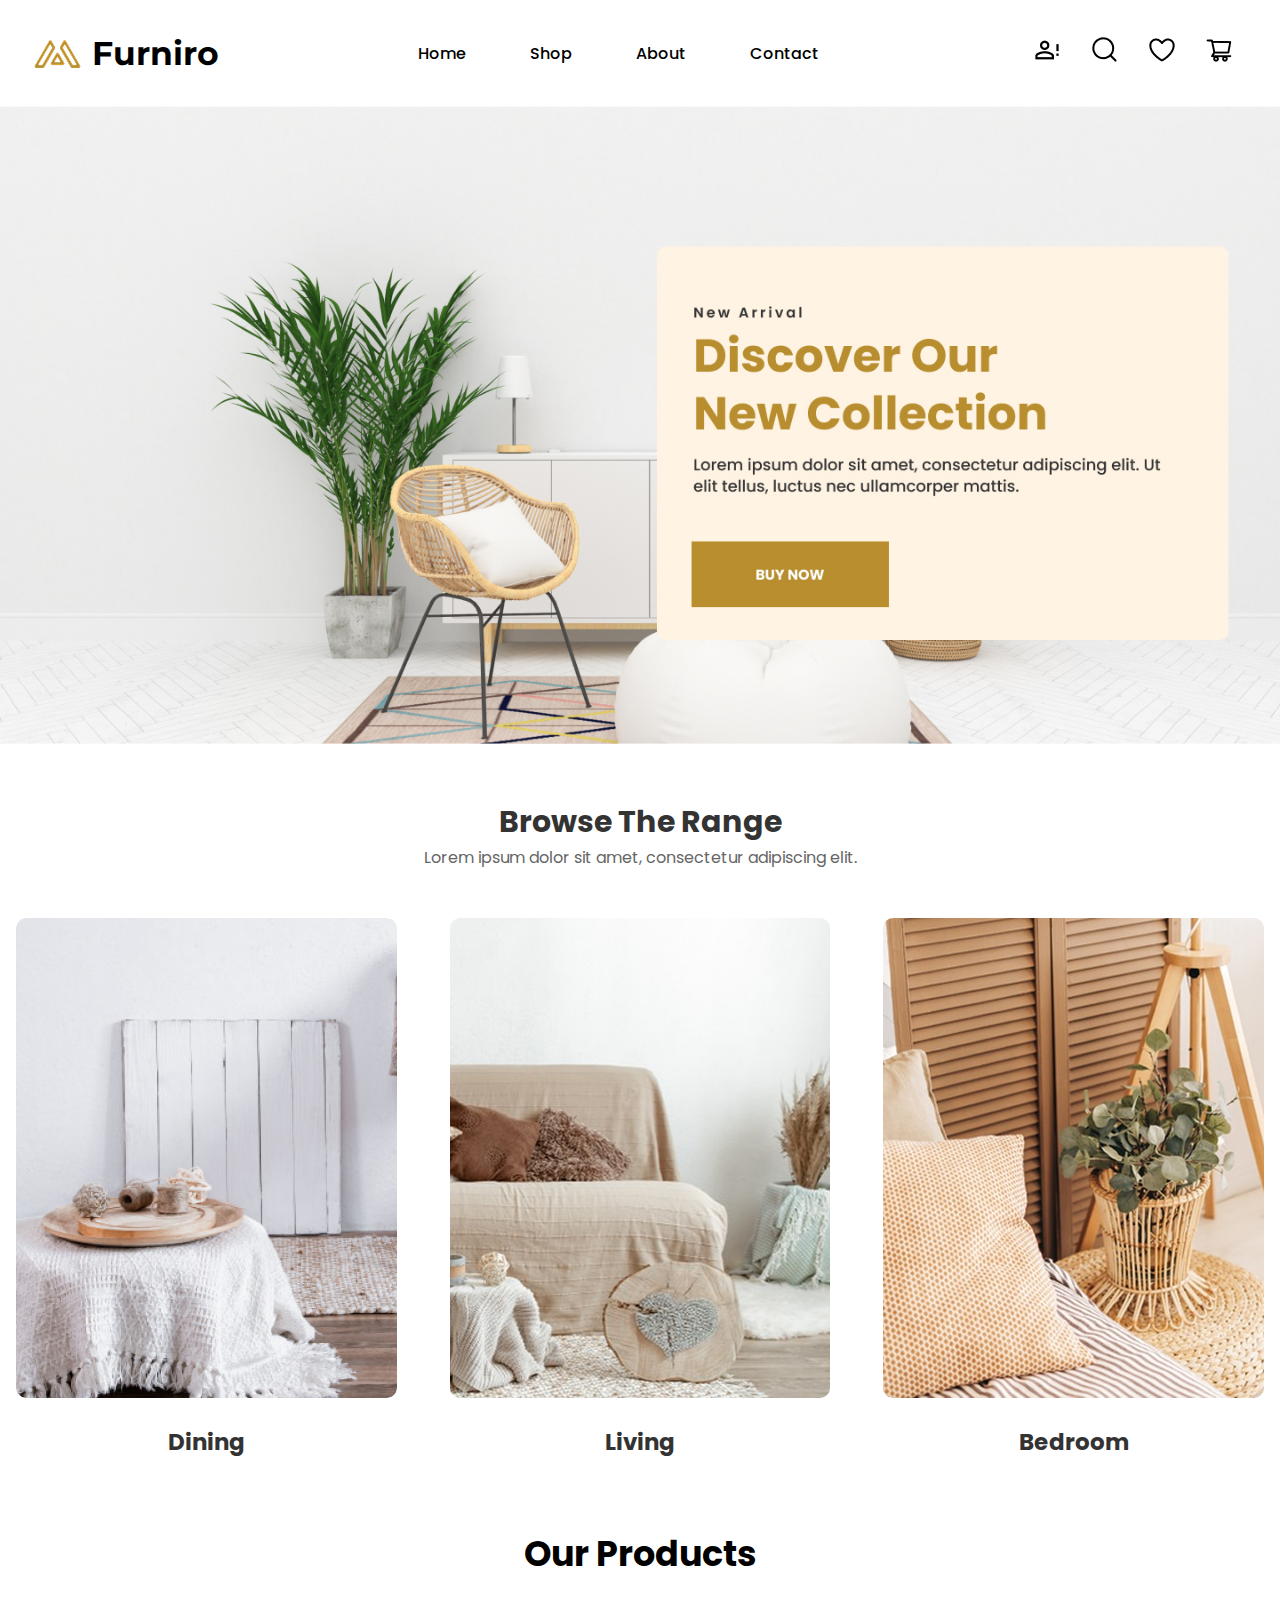
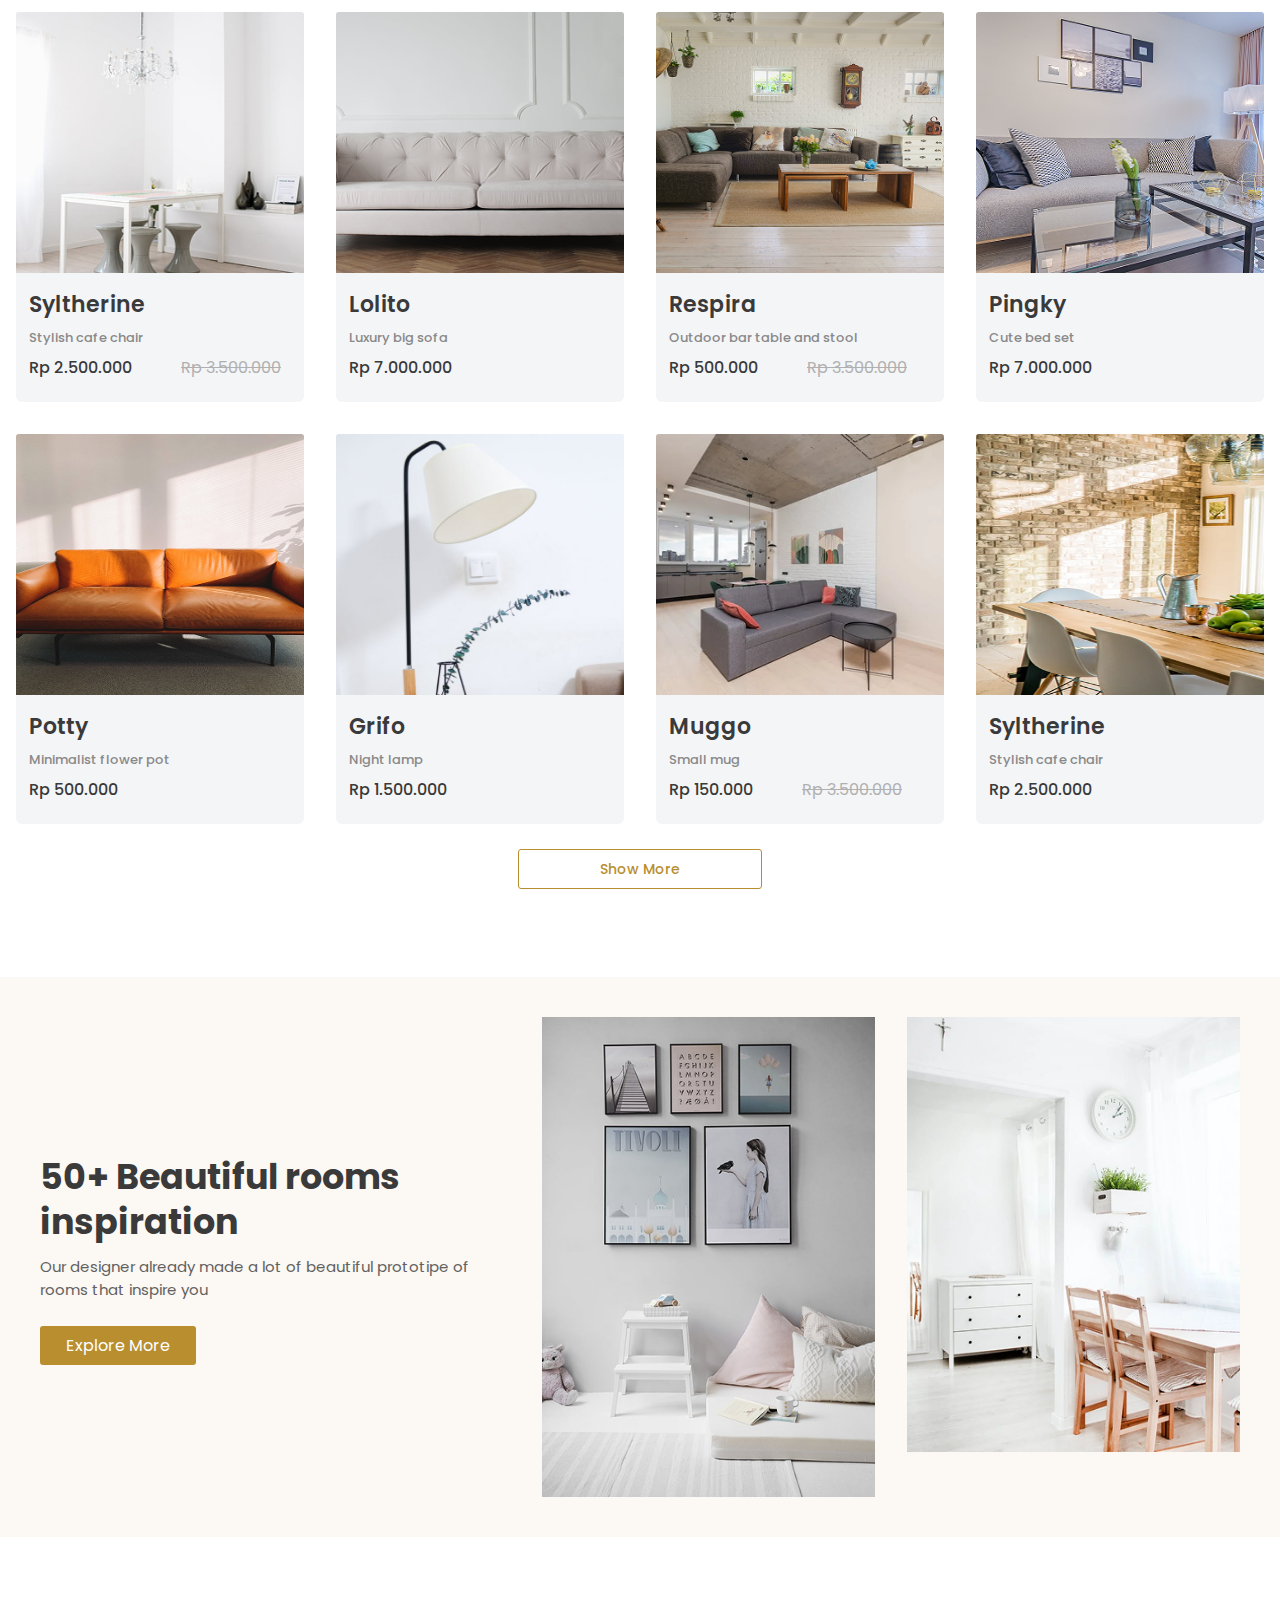
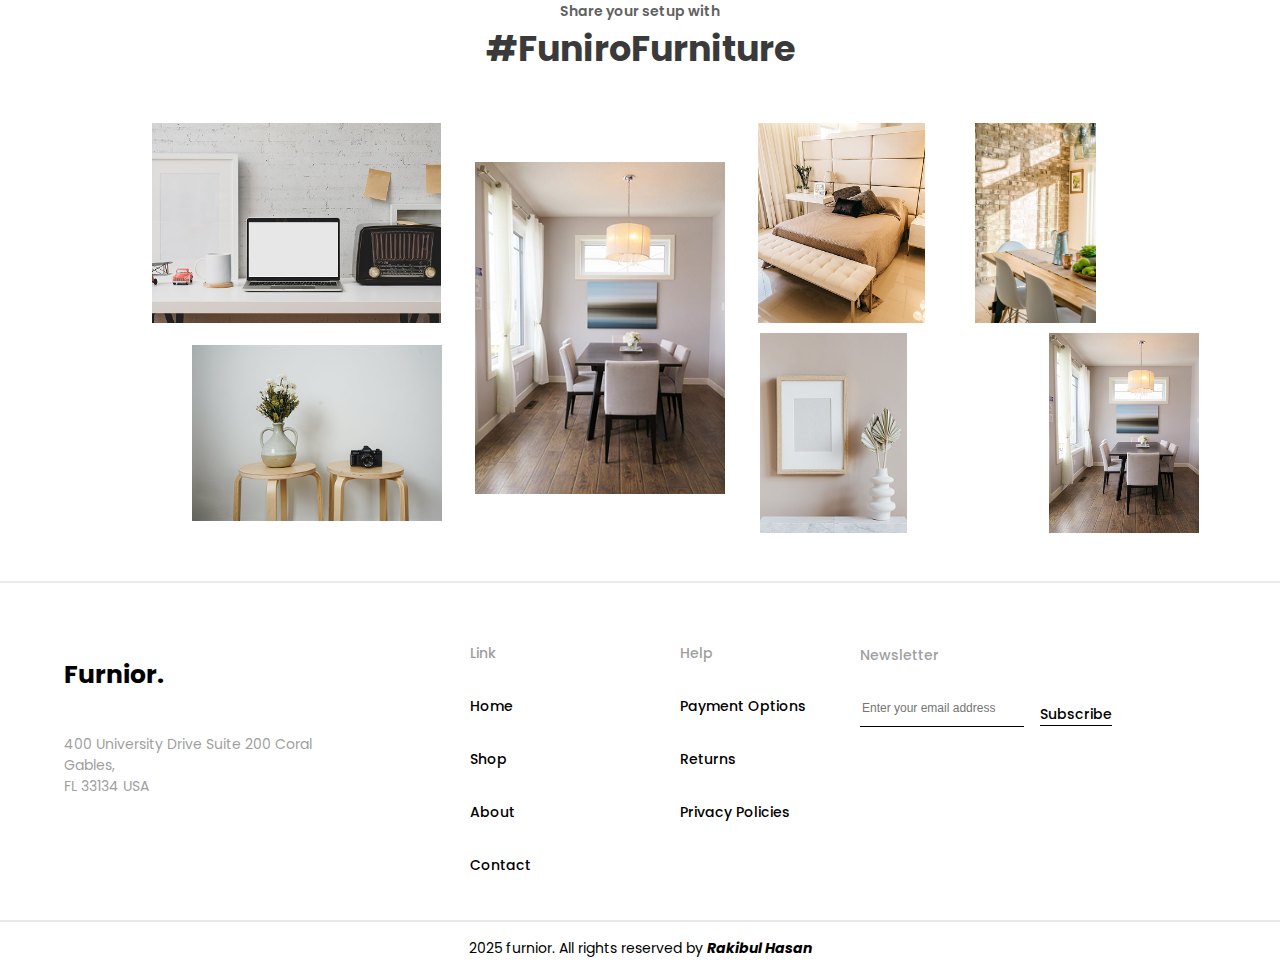
<file: index.html>
<!DOCTYPE html>
<html lang="en">
<head>
    <meta charset="UTF-8">
    <meta name="viewport" content="width=device-width, initial-scale=1.0">
    <title>Furniro</title>
    <link rel="stylesheet" href="style.css">
    <link rel="stylesheet" href="index-rpsv.css">

    <!-- Google Font -->
    <link rel="preconnect" href="https://fonts.googleapis.com">
    <link rel="preconnect" href="https://fonts.gstatic.com" crossorigin>
    <link href="https://fonts.googleapis.com/css2?family=Poppins:ital,wght@0,100;0,200;0,300;0,400;0,500;0,600;0,700;0,800;0,900;1,100;1,200;1,300;1,400;1,500;1,600;1,700;1,800;1,900&display=swap" rel="stylesheet">

    <link rel="preconnect" href="https://fonts.googleapis.com">
    <link rel="preconnect" href="https://fonts.gstatic.com" crossorigin>
    <link href="https://fonts.googleapis.com/css2?family=Montserrat:ital,wght@0,100..900;1,100..900&family=Poppins:ital,wght@0,100;0,200;0,300;0,400;0,500;0,600;0,700;0,800;0,900;1,100;1,200;1,300;1,400;1,500;1,600;1,700;1,800;1,900&display=swap" rel="stylesheet">

    <!-- Font Awesome -->
    <link rel="stylesheet" href="https://cdnjs.cloudflare.com/ajax/libs/font-awesome/6.7.2/css/all.min.css" integrity="sha512-Evv84Mr4kqVGRNSgIGL/F/aIDqQb7xQ2vcrdIwxfjThSH8CSR7PBEakCr51Ck+w+/U6swU2Im1vVX0SVk9ABhg==" crossorigin="anonymous" referrerpolicy="no-referrer" />
</head>
<body>

    <!-- header section -->
    <header class="header-area container">
        <div class="header-container">

            <div class="header-icon">
                <div class="header-icon-image">
                    <img src="./image/Meubel House_Logos-05.png" alt="icon">
                </div>
                <div class="header-icon-heading">
                    <h3>Furniro</h3>
                </div>
            </div>
            <div class="header-menu">
                <ul class="menu-item">
                    <li><a href="index.html" target="_blank">Home</a></li>
                    <li><a href="shop.html" target="_blank">Shop</a></li>
                    <li><a href="singleproduct.html" target="_blank">About</a></li>
                    <li><a href="contact.html" target="_blank">Contact</a></li>
                </ul>
            </div>
            <div class="header-search">
                <ul class="search-item">
                    <li><a href="#"><img src="./image/mdi_account-alert-outline.png" alt=""></a></li>
                    <li><a href="#"><img src="./image/akar-icons_search.png" alt=""></a></li>
                    <li><a href="#"><img src="./image/Vector.png" alt=""></a></li>
                    <li><a href="#"><img src="./image/ant-design_shopping-cart-outlined.png" alt=""></a></li>
                </ul>
            </div>

        </div>
     </header>
    <!-- header section -->



    <!-- hero section -->
     <section class="hero-area container">
        <div class="hero">
            <img src="./image/Mask Group.jpg" alt="">
        </div>
     </section>
    <!-- hero section -->



    <!-- cetagory -->
     <section class="cetagory-area container">
        <div class="cetagory-heading">
            <h3>Browse The Range</h3>
            <p>Lorem ipsum dolor sit amet, consectetur adipiscing elit.</p>
        </div>
        <div class="cetagory sub-container">
            <div class="cetagory-card">
                <img src="./image/Mask Group.png" alt="">
                <h5>Dining</h5>
            </div>
            <div class="cetagory-card">
                <img src="./image/image 100.png" alt="">
                <h5>Living</h5>
            </div>
            <div class="cetagory-card">
                <img src="./image/image 101.png" alt="">
                <h5>Bedroom</h5>
            </div>
        </div>
     </section>
    <!-- cetagory -->



    <!-- product section -->
     <section class="product-area container">
        <div class="product-heading">
            <h2>Our Products</h2>
        </div>
        <div class="product">
            <div class="product-card">
                <div class="overlay">
                    <div class="overlay-btn">
                        <button>Add to Cart</button>
                    </div>
                    <div class="overlay-action">
                        <ul class="overlay-item">
                            <li><i class="fa-solid fa-share-nodes"></i><a href="">Share</a></li>
                            <li><i class="fa-solid fa-arrow-right-arrow-left"></i><a href="">Compare</a></li>
                            <li><i class="fa-regular fa-heart"></i><a href="">like</a></li>
                        </ul>
                    </div>
                </div>
                <div class="product-img">
                    <img src="./image/image 1.png" alt="">
                </div>
                <div class="product-details">
                    <h5>Syltherine</h5>
                    <p>Stylish cafe chair</p>
                    <div class="product-price">
                        <strong>Rp 2.500.000</strong>
                        <span><del>Rp 3.500.000</del></span>
                    </div>
                </div>   
            </div>
            <div class="product-card">
                <div class="overlay">
                    <div class="overlay-btn">
                        <button>Add to Cart</button>
                    </div>
                    <div class="overlay-action">
                        <ul class="overlay-item">
                            <li><i class="fa-solid fa-share-nodes"></i><a href="">Share</a></li>
                            <li><i class="fa-solid fa-arrow-right-arrow-left"></i><a href="">Compare</a></li>
                            <li><i class="fa-regular fa-heart"></i><a href="">like</a></li>
                        </ul>
                    </div>
                </div>
                <div class="product-img">
                    <img src="./image/image 3.png" alt="">
                </div>
                <div class="product-details">
                    <h5>Lolito</h5>
                    <p>Luxury big sofa</p>
                    <div class="product-price">
                        <strong>Rp 7.000.000</strong>
                        
                    </div>
                </div>   
            </div>
            <div class="product-card">
                <div class="overlay">
                    <div class="overlay-btn">
                        <button>Add to Cart</button>
                    </div>
                    <div class="overlay-action">
                        <ul class="overlay-item">
                            <li><i class="fa-solid fa-share-nodes"></i><a href="">Share</a></li>
                            <li><i class="fa-solid fa-arrow-right-arrow-left"></i><a href="">Compare</a></li>
                            <li><i class="fa-regular fa-heart"></i><a href="">like</a></li>
                        </ul>
                    </div>
                </div>
                <div class="product-img">
                    <img src="./image/image 4.png" alt="">
                </div>
                <div class="product-details">
                    <h5>Respira</h5>
                    <p>Outdoor bar table and stool</p>
                    <div class="product-price">
                        <strong>Rp 500.000</strong>
                        <span><del>Rp 3.500.000</del></span>
                    </div>
                </div>   
            </div>
            <div class="product-card">
                <div class="overlay">
                    <div class="overlay-btn">
                        <button>Add to Cart</button>
                    </div>
                    <div class="overlay-action">
                        <ul class="overlay-item">
                            <li><i class="fa-solid fa-share-nodes"></i><a href="">Share</a></li>
                            <li><i class="fa-solid fa-arrow-right-arrow-left"></i><a href="">Compare</a></li>
                            <li><i class="fa-regular fa-heart"></i><a href="">like</a></li>
                        </ul>
                    </div>
                </div>
                <div class="product-img">
                    <img src="./image/image 7.png" alt="">
                </div>
                <div class="product-details">
                    <h5>Pingky</h5>
                    <p>Cute bed set</p>
                    <div class="product-price">
                        <strong>Rp 7.000.000</strong>
                        
                    </div>
                </div>   
            </div>
            <div class="product-card">
                <div class="overlay">
                    <div class="overlay-btn">
                        <button>Add to Cart</button>
                    </div>
                    <div class="overlay-action">
                        <ul class="overlay-item">
                            <li><i class="fa-solid fa-share-nodes"></i><a href="">Share</a></li>
                            <li><i class="fa-solid fa-arrow-right-arrow-left"></i><a href="">Compare</a></li>
                            <li><i class="fa-regular fa-heart"></i><a href="">like</a></li>
                        </ul>
                    </div>
                </div>
                <div class="product-img">
                    <img src="./image/image 8.png" alt="">
                </div>
                <div class="product-details">
                    <h5>Potty</h5>
                    <p>Minimalist flower pot</p>
                    <div class="product-price">
                        <strong>Rp 500.000</strong>
                        
                    </div>
                </div>   
            </div>
            <div class="product-card">
                <div class="overlay">
                    <div class="overlay-btn">
                        <button>Add to Cart</button>
                    </div>
                    <div class="overlay-action">
                        <ul class="overlay-item">
                            <li><i class="fa-solid fa-share-nodes"></i><a href="">Share</a></li>
                            <li><i class="fa-solid fa-arrow-right-arrow-left"></i><a href="">Compare</a></li>
                            <li><i class="fa-regular fa-heart"></i><a href="">like</a></li>
                        </ul>
                    </div>
                </div>
                <div class="product-img">
                    <img src="./image/Images.png" alt="">
                </div>
                <div class="product-details">
                    <h5>Grifo</h5>
                    <p>Night lamp</p>
                    <div class="product-price">
                        <strong>Rp 1.500.000</strong>
                        
                    </div>
                </div>   
            </div>
            <div class="product-card">
                <div class="overlay">
                    <div class="overlay-btn">
                        <button>Add to Cart</button>
                    </div>
                    <div class="overlay-action">
                        <ul class="overlay-item">
                            <li><i class="fa-solid fa-share-nodes"></i><a href="">Share</a></li>
                            <li><i class="fa-solid fa-arrow-right-arrow-left"></i><a href="">Compare</a></li>
                            <li><i class="fa-regular fa-heart"></i><a href="">like</a></li>
                        </ul>
                    </div>
                </div>
                <div class="product-img">
                    <img src="./image/image 6.png" alt="">
                </div>
                <div class="product-details">
                    <h5>Muggo</h5>
                    <p>Small mug</p>
                    <div class="product-price">
                        <strong>Rp 150.000</strong>
                        <span><del>Rp 3.500.000</del></span>
                    </div>
                </div>   
            </div>
            <div class="product-card">
                <div class="overlay">
                    <div class="overlay-btn">
                        <button>Add to Cart</button>
                    </div>
                    <div class="overlay-action">
                        <ul class="overlay-item">
                            <li><i class="fa-solid fa-share-nodes"></i><a href="">Share</a></li>
                            <li><i class="fa-solid fa-arrow-right-arrow-left"></i><a href="">Compare</a></li>
                            <li><i class="fa-regular fa-heart"></i><a href="">like</a></li>
                        </ul>
                    </div>
                </div>
                <div class="product-img">
                    <img src="./image/Rectangle 45.png" alt="">
                </div>
                <div class="product-details">
                    <h5>Syltherine</h5>
                    <p>Stylish cafe chair</p>
                    <div class="product-price">
                        <strong>Rp 2.500.000</strong>
                        
                    </div>
                </div>   
            </div>
        </div>

        <div class="product-btn container">
            <a href="#">Show More</a>
        </div>
     </section>
    <!-- product section -->



    <!-- roome area -->
     <section class="room-area container">
        <div class="room">
            <div class="room-details">
                <h3>50+ Beautiful rooms inspiration</h3>
                <p>Our designer already made a lot of beautiful prototipe of rooms that inspire you</p>
                <a href="#">Explore More</a>
            </div>
            <div class="room-img">
                <img class="img-1" src="./image/Rectangle 24.png" alt="Rectangle">
                <img class="img-2" src="./image/Rectangle 25.png" alt="Rectangle">
            </div>
        </div>
     </section>
    <!-- beautifull room -->



    <!-- photo gallery -->
     <section class="furniture-gallery container">
        <div class="gallery">
            <p>Share your setup with</p>
            <h1>#FuniroFurniture</h1>
            <div class="grid">
                <div class="grid-item number1"><img src="./image/Rectangle 38.png" alt=""></div>
                <div class="grid-item number2"><img src="./image/Rectangle 40.png" alt=""></div>
                <div class="grid-item number3"><img src="./image/Rectangle 43.png" alt=""></div>
                <div class="grid-item number4"><img src="./image/Rectangle 45.png" alt=""></div>
                <div class="grid-item number5"><img src="./image/Rectangle 39.png" alt=""></div>
                <div class="grid-item number6"><img src="./image/Rectangle 41.png" alt=""></div>
                <div class="grid-item number7"><img src="./image/Rectangle 40.png" alt=""></div>
                
            </div>
        </div>
     </section>
    <!-- photo gallery -->



    <!-- footer section -->
     <footer class="footer-area container">
        <div class="footer">
            <div class="footer-left">
                <h3>Furnior.</h3>
                <p>400 University Drive Suite 200 Coral Gables, <br>FL 33134 USA</p>
            </div>
            <div class="footer-middle">
                <div class="footer-middle-left">
                    <ul class="footer-left-list">
                        <li class="first-link">Link</li>
                        <li>Home</li>
                        <li>Shop</li>
                        <li>About</li>
                        <li>Contact</li>
                    </ul>
                </div>
                <div class="footer-middle-right">
                    <ul class="footer-right-list">
                        <li class="first-link">Help</li>
                        <li>Payment Options</li>
                        <li>Returns</li>
                        <li>Privacy Policies</li>
                    </ul>
                </div>
            </div>
            <div class="footer-right">
                <p>Newsletter</p>
                <div class="footer-right-input">
                    <input type="email" placeholder="Enter your email address">
                    <p>Subscribe</p>
                </div>
            </div>
        </div>
     </footer>
     <footer class="craetor container">
        <p>2025 furnior. All rights reserved by <i><strong>Rakibul Hasan</strong></i></p>
     </footer>
    <!-- footer section -->
    
</body>
</html>
</file>
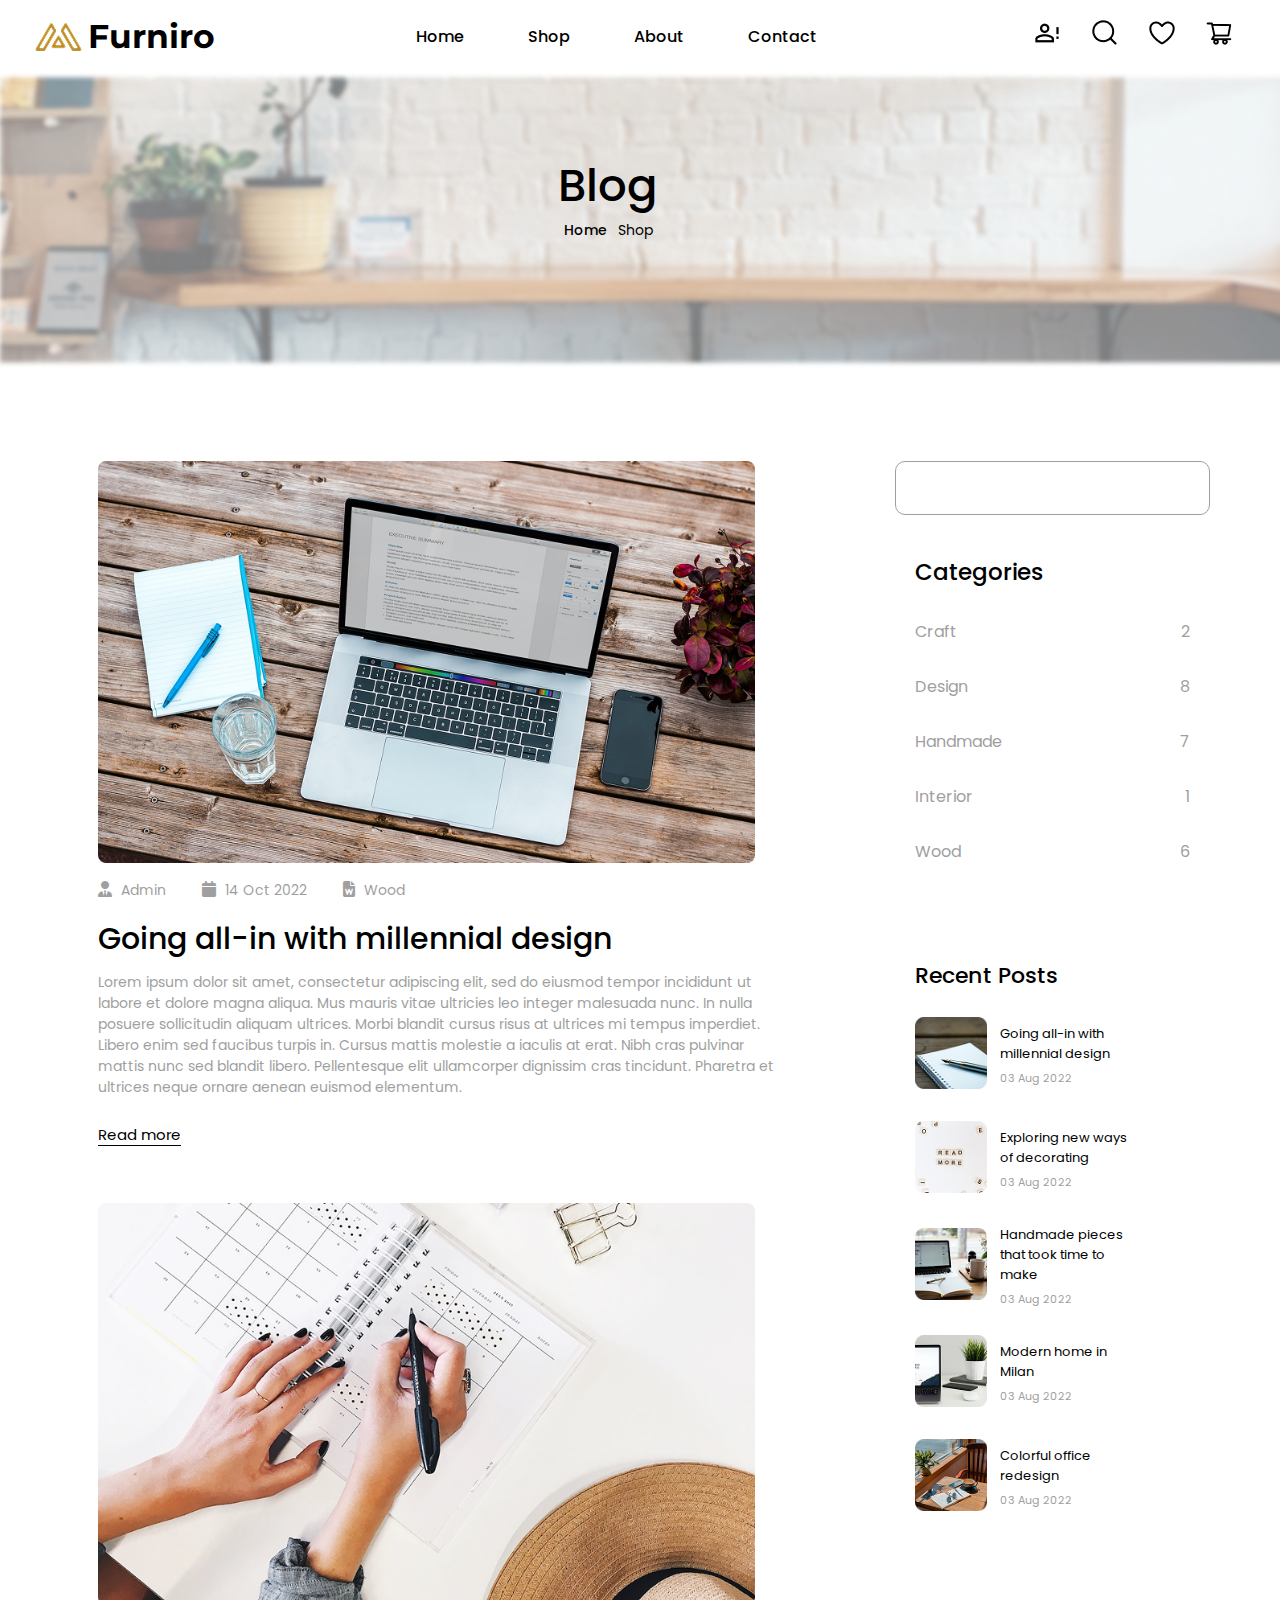
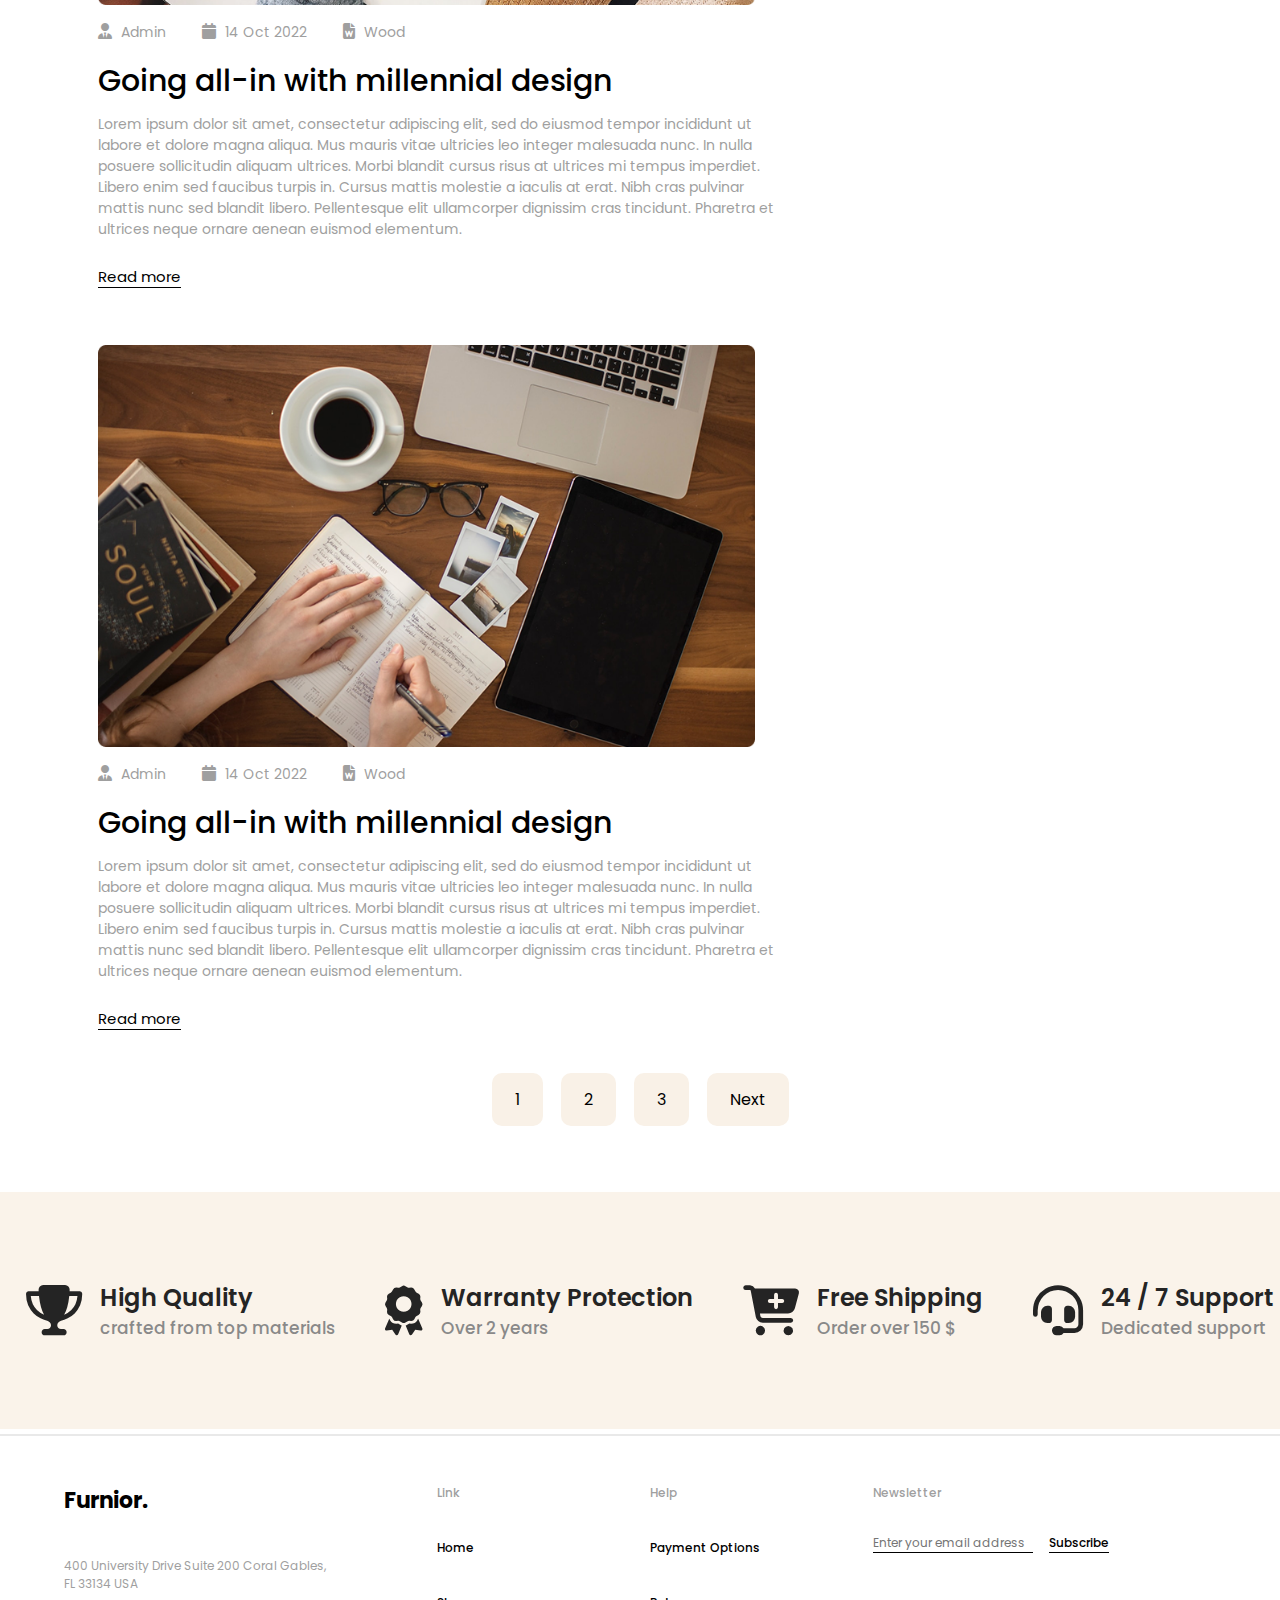
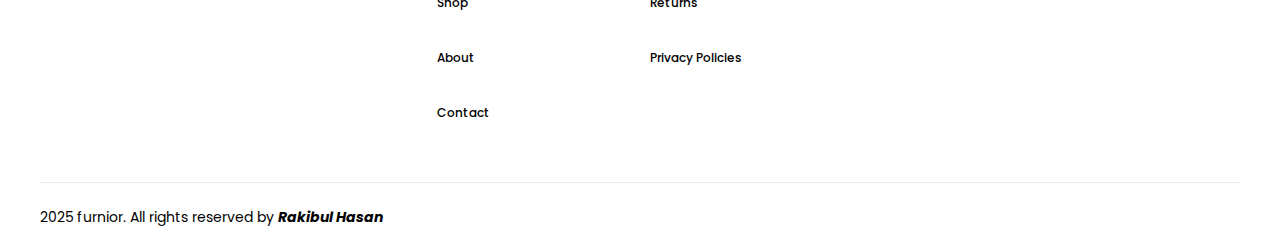
<file: blog.html>
<!DOCTYPE html>
<html lang="en">
<head>
    <meta charset="UTF-8">
    <meta name="viewport" content="width=device-width, initial-scale=1.0">
    <title>blog</title>
    <link rel="stylesheet" href="blog.css">

    <!-- Google Font -->
    <link rel="preconnect" href="https://fonts.googleapis.com">
    <link rel="preconnect" href="https://fonts.gstatic.com" crossorigin>
    <link href="https://fonts.googleapis.com/css2?family=Poppins:ital,wght@0,100;0,200;0,300;0,400;0,500;0,600;0,700;0,800;0,900;1,100;1,200;1,300;1,400;1,500;1,600;1,700;1,800;1,900&display=swap" rel="stylesheet">

    <link rel="preconnect" href="https://fonts.googleapis.com">
    <link rel="preconnect" href="https://fonts.gstatic.com" crossorigin>
    <link href="https://fonts.googleapis.com/css2?family=Montserrat:ital,wght@0,100..900;1,100..900&family=Poppins:ital,wght@0,100;0,200;0,300;0,400;0,500;0,600;0,700;0,800;0,900;1,100;1,200;1,300;1,400;1,500;1,600;1,700;1,800;1,900&display=swap" rel="stylesheet">

    <!-- Font Awesome -->
    <link rel="stylesheet" href="https://cdnjs.cloudflare.com/ajax/libs/font-awesome/6.7.2/css/all.min.css" integrity="sha512-Evv84Mr4kqVGRNSgIGL/F/aIDqQb7xQ2vcrdIwxfjThSH8CSR7PBEakCr51Ck+w+/U6swU2Im1vVX0SVk9ABhg==" crossorigin="anonymous" referrerpolicy="no-referrer" />
</head>
<body>

    <!-- header section -->
    <header class="header-area">
        <div class="header-container">

            <div class="header-icon">
                <div class="header-icon-image">
                    <img src="./image/Meubel House_Logos-05.png" alt="icon">
                </div>
                <div class="header-icon-heading">
                    <h3>Furniro</h3>
                </div>
            </div>
            <div class="header-menu">
                <ul class="menu-item">
                    <li><a href="index.html" target="_blank">Home</a></li>
                    <li><a href="shop.html" target="_blank">Shop</a></li>
                    <li><a href="singleproduct.html" target="_blank">About</a></li>
                    <li><a href="contact.html" target="_blank">Contact</a></li>
                </ul>
            </div>
            <div class="header-search">
                <ul class="search-item">
                    <li><a href="#"><img src="./image/mdi_account-alert-outline.png" alt=""></a></li>
                    <li><a href="#"><img src="./image/akar-icons_search.png" alt=""></a></li>
                    <li><a href="#"><img src="./image/Vector.png" alt=""></a></li>
                    <li><a href="#"><img src="./image/ant-design_shopping-cart-outlined.png" alt=""></a></li>
                </ul>
            </div>

        </div>
     </header>
    <!-- header section -->



    <!-- banner -->
     <section class="banner-area">

        <div class="banner container">
            <div class="banner-img">
                <img src="./image/Rectangle 1.png" alt="">
            </div>
            <div class="page-name">
                <h1 class="page-heading">Blog</h1>
                <div class="page-sub-heading">
                    <p class="page-sub-heading-item1">Home <i class="fa-light fa-greater-than"></i></p>
                    <P class="page-sub-heading-item2">Shop</P>
                </div> 
            </div>
        </div>

     </section>
    <!-- banner -->



    <!-- blog section -->
     <section class="blog-area container">
        <div class="blog sub-container">
            <div class="blog-left">
                <div class="blog-card">
                    <div class="blog-left-img">
                        <img src="./image/Rectangle 68.png" alt="">
                    </div>
                    <div class="blog-span">
                        <ul class="span-item">
                            <li><i class="fa-solid fa-user-tie"></i>Admin</li>
                            <li><i class="fa-solid fa-calendar"></i>14 Oct 2022</li>
                            <li><i class="fa-solid fa-file-word"></i>Wood</li>
                        </ul>
                    </div>
                    <div class="blog-left-text">
                        <h1>Going all-in with millennial design</h1>
                        <p>Lorem ipsum dolor sit amet, consectetur adipiscing elit, sed do eiusmod tempor incididunt ut labore et dolore magna aliqua. Mus mauris vitae ultricies leo integer malesuada nunc. In nulla posuere sollicitudin aliquam ultrices. Morbi blandit cursus risus at ultrices mi tempus imperdiet. Libero enim sed faucibus turpis in. Cursus mattis molestie a iaculis at erat. Nibh cras pulvinar mattis nunc sed blandit libero. Pellentesque elit ullamcorper dignissim cras tincidunt. Pharetra et ultrices neque ornare aenean euismod elementum.</p>
                        <span>Read more</span>
                    </div>
                </div>
                <div class="blog-card">
                    <div class="blog-left-img">
                        <img src="./image/Rectangle 68 (1).png" alt="">
                    </div>
                    <div class="blog-span">
                        <ul class="span-item">
                            <li><i class="fa-solid fa-user-tie"></i>Admin</li>
                            <li><i class="fa-solid fa-calendar"></i>14 Oct 2022</li>
                            <li><i class="fa-solid fa-file-word"></i>Wood</li>
                        </ul>
                    </div>
                    <div class="blog-left-text">
                        <h1>Going all-in with millennial design</h1>
                        <p>Lorem ipsum dolor sit amet, consectetur adipiscing elit, sed do eiusmod tempor incididunt ut labore et dolore magna aliqua. Mus mauris vitae ultricies leo integer malesuada nunc. In nulla posuere sollicitudin aliquam ultrices. Morbi blandit cursus risus at ultrices mi tempus imperdiet. Libero enim sed faucibus turpis in. Cursus mattis molestie a iaculis at erat. Nibh cras pulvinar mattis nunc sed blandit libero. Pellentesque elit ullamcorper dignissim cras tincidunt. Pharetra et ultrices neque ornare aenean euismod elementum.</p>
                        <span>Read more</span>
                    </div>
                </div>
                <div class="blog-card">
                    <div class="blog-left-img">
                        <img src="./image/Rectangle 68 (2).png" alt="">
                    </div>
                    <div class="blog-span">
                        <ul class="span-item">
                            <li><i class="fa-solid fa-user-tie"></i>Admin</li>
                            <li><i class="fa-solid fa-calendar"></i>14 Oct 2022</li>
                            <li><i class="fa-solid fa-file-word"></i>Wood</li>
                        </ul>
                    </div>
                    <div class="blog-left-text">
                        <h1>Going all-in with millennial design</h1>
                        <p>Lorem ipsum dolor sit amet, consectetur adipiscing elit, sed do eiusmod tempor incididunt ut labore et dolore magna aliqua. Mus mauris vitae ultricies leo integer malesuada nunc. In nulla posuere sollicitudin aliquam ultrices. Morbi blandit cursus risus at ultrices mi tempus imperdiet. Libero enim sed faucibus turpis in. Cursus mattis molestie a iaculis at erat. Nibh cras pulvinar mattis nunc sed blandit libero. Pellentesque elit ullamcorper dignissim cras tincidunt. Pharetra et ultrices neque ornare aenean euismod elementum.</p>
                        <span>Read more</span>
                    </div>
                </div>
            </div>
            <div class="blog-right">

                <div class="search">
                    <input type="search" name="" id="">
                </div>

                <div class="category">
                    <div class="category-heading">
                        <h1>Categories</h1>
                    </div>
                    <div class="craft">
                        <p>Craft</p>
                        <p>2</p>
                    </div>
                    <div class="craft">
                        <p>Design</p>
                        <p>8</p>
                    </div>
                    <div class="craft">
                        <p>Handmade</p>
                        <p>7</p>
                    </div>
                    <div class="craft">
                        <p>Interior</p>
                        <p>1</p>
                    </div>
                    <div class="craft">
                        <p>Wood</p>
                        <p>6</p>
                    </div>
                </div>

                <div class="post">
                    <div class="post-heading">
                        <h1>Recent Posts</h1>
                    </div>
                    <div class="post-item">
                        <div class="post-img">
                            <img src="./image/Rectangle 69 (4).png" alt="">
                        </div>
                        <div class="post-text">
                            <p>Going all-in with millennial design</p>
                            <span>03 Aug 2022</span>
                        </div>
                    </div>
                    <div class="post-item">
                        <div class="post-img">
                            <img src="./image/Rectangle 69.png" alt="">
                        </div>
                        <div class="post-text">
                            <p>Exploring new ways of decorating</p>
                            <span>03 Aug 2022</span>
                        </div>
                    </div>
                    <div class="post-item">
                        <div class="post-img">
                            <img src="./image/Rectangle 69 (1).png" alt="">
                        </div>
                        <div class="post-text">
                            <p>Handmade pieces that took time to make</p>
                            <span>03 Aug 2022</span>
                        </div>
                    </div>
                    <div class="post-item">
                        <div class="post-img">
                            <img src="./image/Rectangle 69 (3).png" alt="">
                        </div>
                        <div class="post-text">
                            <p>Modern home in Milan</p>
                            <span>03 Aug 2022</span>
                        </div>
                    </div>
                    <div class="post-item">
                        <div class="post-img">
                            <img src="./image/Rectangle 69 (2).png" alt="">
                        </div>
                        <div class="post-text">
                            <p>Colorful office redesign</p>
                            <span>03 Aug 2022</span>
                        </div>
                    </div>
                </div>
            </div>   
        </div>  
     </section>
    <!-- blog section -->



    <!-- page counter -->
    <section class="page-counter sub-container">
        <ul class="page-counter-list">
            <li><a href="#">1</a></li>
            <li><a href="#">2</a></li>
            <li><a href="#">3</a></li>
            <li><a href="#">Next</a></li>
        </ul>
    </section>
    <!-- page counter -->



        <!-- support area -->
    <section class="support-area container">
        <div class="support">
            <div class="support-service">
                <div class="support-icon">
                    <i class="fa-solid fa-trophy"></i>
                </div>
                <div class="support-details">
                    <h2>High Quality</h2>
                    <p>crafted from top materials</p>
                </div>
            </div>
            <div class="support-service">
                <div class="support-icon">
                    <i class="fa-solid fa-award"></i>
                </div>
                <div class="support-details">
                    <h2>Warranty Protection</h2>
                    <p>Over 2 years</p>
                </div>
            </div>
            <div class="support-service">
                <div class="support-icon">
                    <i class="fa-solid fa-cart-plus"></i>
                </div>
                <div class="support-details">
                    <h2>Free Shipping</h2>
                    <p>Order over 150 $</p>
                </div>
            </div>
            <div class="support-service">
                <div class="support-icon">
                    <i class="fa-solid fa-headset"></i>
                </div>
                <div class="support-details">
                    <h2>24 / 7 Support</h2>
                    <p>Dedicated support</p>
                </div>
            </div>
        </div>
    </section>
    <!-- support area -->



    <!-- footer section -->
    <footer class="footer-area container">
        <div class="footer">
            <div class="footer-left">
                <h3>Furnior.</h3>
                <p>400 University Drive Suite 200 Coral Gables, <br>FL 33134 USA</p>
            </div>
            <div class="footer-middle">
                <div class="footer-middle-left">
                    <ul class="footer-left-list">
                        <li class="first-link">Link</li>
                        <li>Home</li>
                        <li>Shop</li>
                        <li>About</li>
                        <li>Contact</li>
                    </ul>
                </div>
                <div class="footer-middle-right">
                    <ul class="footer-right-list">
                        <li class="first-link">Help</li>
                        <li>Payment Options</li>
                        <li>Returns</li>
                        <li>Privacy Policies</li>
                    </ul>
                </div>
            </div>
            <div class="footer-right">
                <p>Newsletter</p>
                <div class="footer-right-input">
                    <input type="email" placeholder="Enter your email address">
                    <p>Subscribe</p>
                </div>
            </div>
        </div>
    </footer>
    <footer class="craetor sub-container">
        <p>2025 furnior. All rights reserved by <i><strong>Rakibul Hasan</strong></i></p>
    </footer>
    <!-- footer section -->

</body>
</html>
</file>
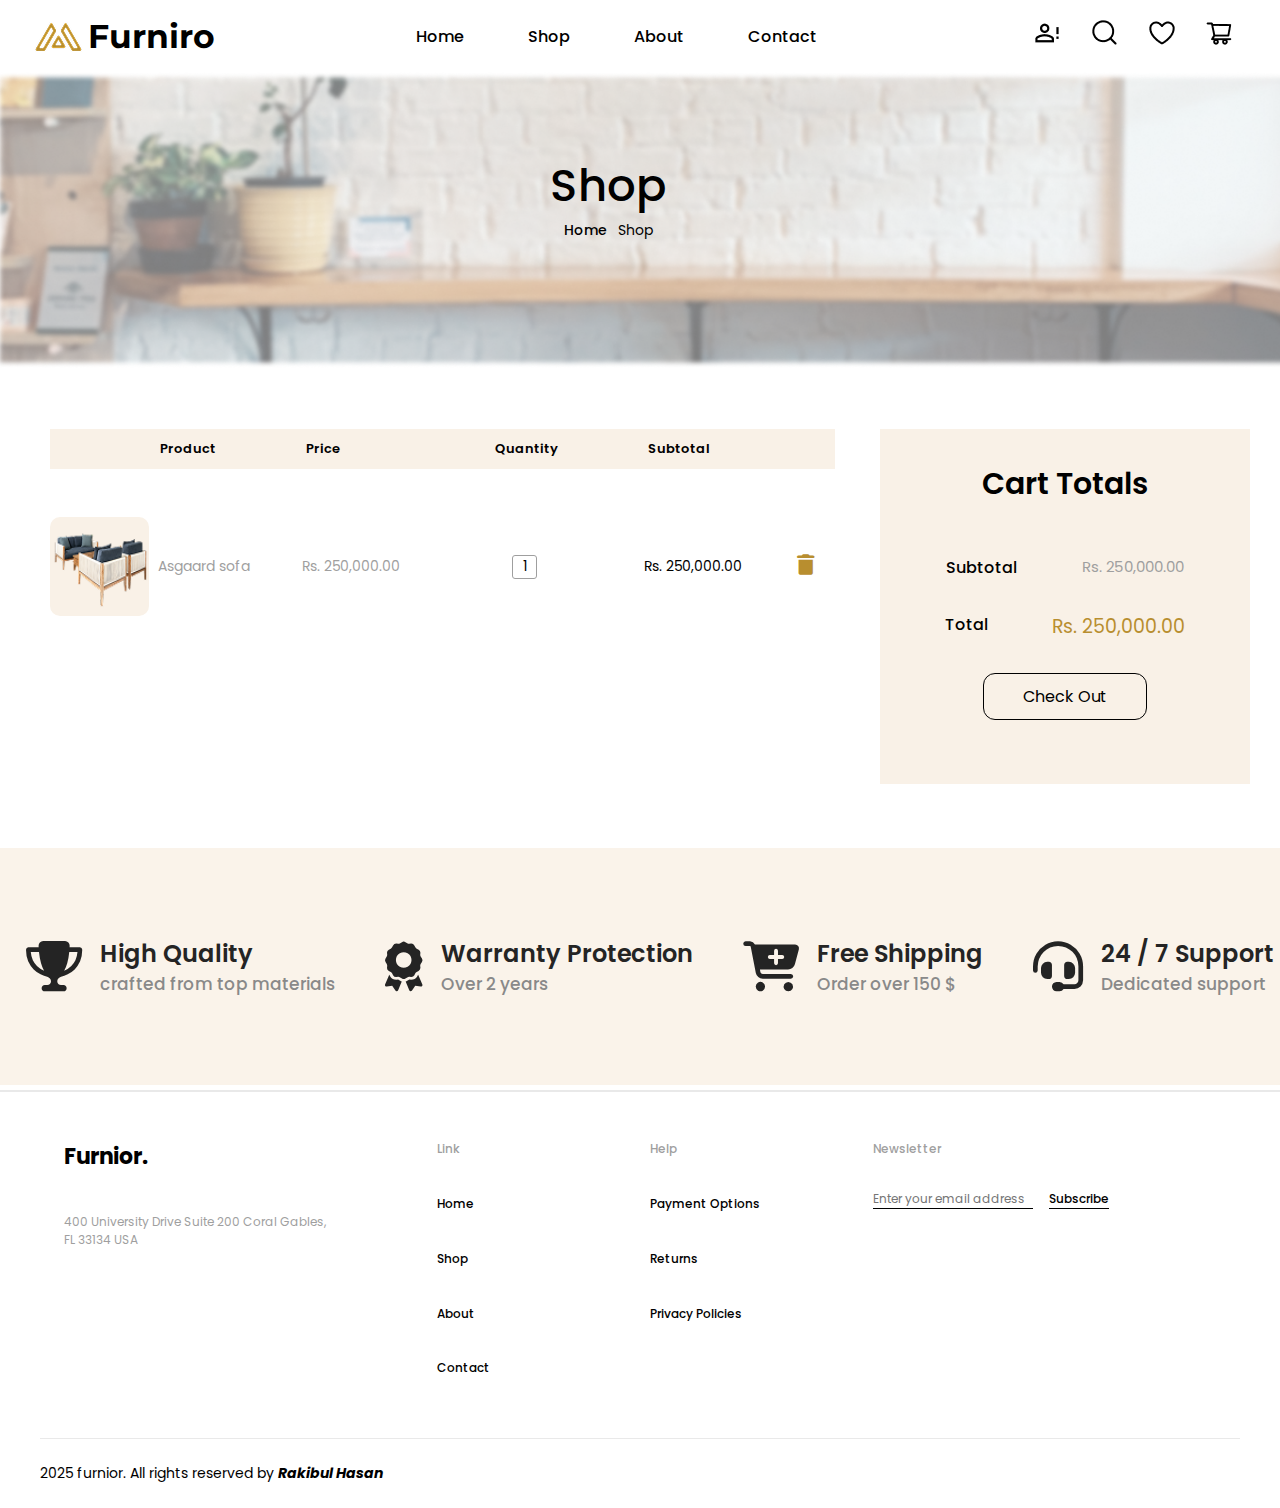
<file: cart.html>
<!DOCTYPE html>
<html lang="en">
<head>
    <meta charset="UTF-8">
    <meta name="viewport" content="width=device-width, initial-scale=1.0">
    <title>Cart</title>
    <link rel="stylesheet" href="cart.css">

    <!-- Google Font -->
    <link rel="preconnect" href="https://fonts.googleapis.com">
    <link rel="preconnect" href="https://fonts.gstatic.com" crossorigin>
    <link href="https://fonts.googleapis.com/css2?family=Poppins:ital,wght@0,100;0,200;0,300;0,400;0,500;0,600;0,700;0,800;0,900;1,100;1,200;1,300;1,400;1,500;1,600;1,700;1,800;1,900&display=swap" rel="stylesheet">

    <link rel="preconnect" href="https://fonts.googleapis.com">
    <link rel="preconnect" href="https://fonts.gstatic.com" crossorigin>
    <link href="https://fonts.googleapis.com/css2?family=Montserrat:ital,wght@0,100..900;1,100..900&family=Poppins:ital,wght@0,100;0,200;0,300;0,400;0,500;0,600;0,700;0,800;0,900;1,100;1,200;1,300;1,400;1,500;1,600;1,700;1,800;1,900&display=swap" rel="stylesheet">

    <!-- Font Awesome -->
    <link rel="stylesheet" href="https://cdnjs.cloudflare.com/ajax/libs/font-awesome/6.7.2/css/all.min.css" integrity="sha512-Evv84Mr4kqVGRNSgIGL/F/aIDqQb7xQ2vcrdIwxfjThSH8CSR7PBEakCr51Ck+w+/U6swU2Im1vVX0SVk9ABhg==" crossorigin="anonymous" referrerpolicy="no-referrer" />

</head>
<body>

    <!-- header section -->
    <header class="header-area">
        <div class="header-container">

            <div class="header-icon">
                <div class="header-icon-image">
                    <img src="./image/Meubel House_Logos-05.png" alt="icon">
                </div>
                <div class="header-icon-heading">
                    <h3>Furniro</h3>
                </div>
            </div>
            <div class="header-menu">
                <ul class="menu-item">
                    <li><a href="index.html" target="_blank">Home</a></li>
                    <li><a href="shop.html" target="_blank">Shop</a></li>
                    <li><a href="singleproduct.html" target="_blank">About</a></li>
                    <li><a href="contact.html" target="_blank">Contact</a></li>
                </ul>
            </div>
            <div class="header-search">
                <ul class="search-item">
                    <li><a href="#"><img src="./image/mdi_account-alert-outline.png" alt=""></a></li>
                    <li><a href="#"><img src="./image/akar-icons_search.png" alt=""></a></li>
                    <li><a href="#"><img src="./image/Vector.png" alt=""></a></li>
                    <li><a href="#"><img src="./image/ant-design_shopping-cart-outlined.png" alt=""></a></li>
                </ul>
            </div>

        </div>
     </header>
    <!-- header section -->



    <!-- banner -->
     <section class="banner-area">

        <div class="banner container">
            <div class="banner-img">
                <img src="./image/Rectangle 1.png" alt="">
            </div>
            <div class="page-name">
                <h1 class="page-heading">Shop</h1>
                <div class="page-sub-heading">
                    <p class="page-sub-heading-item1">Home <i class="fa-light fa-greater-than"></i></p>
                    <P class="page-sub-heading-item2">Shop</P>
                </div> 
            </div>
        </div>

     </section>
    <!-- banner -->



     <!-- product section -->
    <section class="product-area container">
        <div class="product sub-container">
            <div class="product-left">
                <div class="product-details">
                    <div class="product-details-heading">
                        <ul class="product-details-heading-item">
                            <li class="heading-item1">Product</li>
                            <li class="heading-item2">Price</li>
                            <li class="heading-item3">Quantity</li>
                            <li class="heading-item4">Subtotal</li>
                        </ul>
                    </div>
                    <div class="product-item">
                        <div class="product-picture">
                            <img src="./image/Asgaard sofa 5.png" alt="">
                        </div>
                        <div class="product-name">
                            <p>Asgaard sofa</p>
                        </div>
                        <div class="product-price">
                            <p>Rs. 250,000.00</p>
                        </div>
                        <div class="product-quantity">
                            <p>1</p>
                        </div>
                        <div class="product-subtotal">
                            <p>Rs. 250,000.00</p>
                        </div>
                        <div class="product-delete-icon">
                            <i class="fa-solid fa-trash"></i>
                        </div>
                    </div>
                </div>
            </div>

            <div class="product-right">
                <div class="product-cart">
                    <h2 class="product-cart-heading">Cart Totals</h2>
                    <div class="product-cart-subtotal">
                        <p>Subtotal</p>
                        <span>Rs. 250,000.00</span>
                    </div>
                    <div class="product-cart-total">
                        <p>Total</p>
                        <span>Rs. 250,000.00</span>
                    </div>

                    <div class="product-cart-btn">
                        <a href="#">Check Out</a>
                    </div>
                </div>
            </div>
        </div>
    </section>
    <!-- product section -->



    <!-- support area -->
    <section class="support-area container">
        <div class="support">
            <div class="support-service">
                <div class="support-icon">
                    <i class="fa-solid fa-trophy"></i>
                </div>
                <div class="support-details">
                    <h2>High Quality</h2>
                    <p>crafted from top materials</p>
                </div>
            </div>
            <div class="support-service">
                <div class="support-icon">
                    <i class="fa-solid fa-award"></i>
                </div>
                <div class="support-details">
                    <h2>Warranty Protection</h2>
                    <p>Over 2 years</p>
                </div>
            </div>
            <div class="support-service">
                <div class="support-icon">
                    <i class="fa-solid fa-cart-plus"></i>
                </div>
                <div class="support-details">
                    <h2>Free Shipping</h2>
                    <p>Order over 150 $</p>
                </div>
            </div>
            <div class="support-service">
                <div class="support-icon">
                    <i class="fa-solid fa-headset"></i>
                </div>
                <div class="support-details">
                    <h2>24 / 7 Support</h2>
                    <p>Dedicated support</p>
                </div>
            </div>
        </div>
    </section>
    <!-- support area -->



    <!-- footer section -->
    <footer class="footer-area container">
        <div class="footer">
            <div class="footer-left">
                <h3>Furnior.</h3>
                <p>400 University Drive Suite 200 Coral Gables, <br>FL 33134 USA</p>
            </div>
            <div class="footer-middle">
                <div class="footer-middle-left">
                    <ul class="footer-left-list">
                        <li class="first-link">Link</li>
                        <li>Home</li>
                        <li>Shop</li>
                        <li>About</li>
                        <li>Contact</li>
                    </ul>
                </div>
                <div class="footer-middle-right">
                    <ul class="footer-right-list">
                        <li class="first-link">Help</li>
                        <li>Payment Options</li>
                        <li>Returns</li>
                        <li>Privacy Policies</li>
                    </ul>
                </div>
            </div>
            <div class="footer-right">
                <p>Newsletter</p>
                <div class="footer-right-input">
                    <input type="email" placeholder="Enter your email address">
                    <p>Subscribe</p>
                </div>
            </div>
        </div>
     </footer>
     <footer class="craetor sub-container">
        <p>2025 furnior. All rights reserved by <i><strong>Rakibul Hasan</strong></i></p>
     </footer>
    <!-- footer section -->
</file>
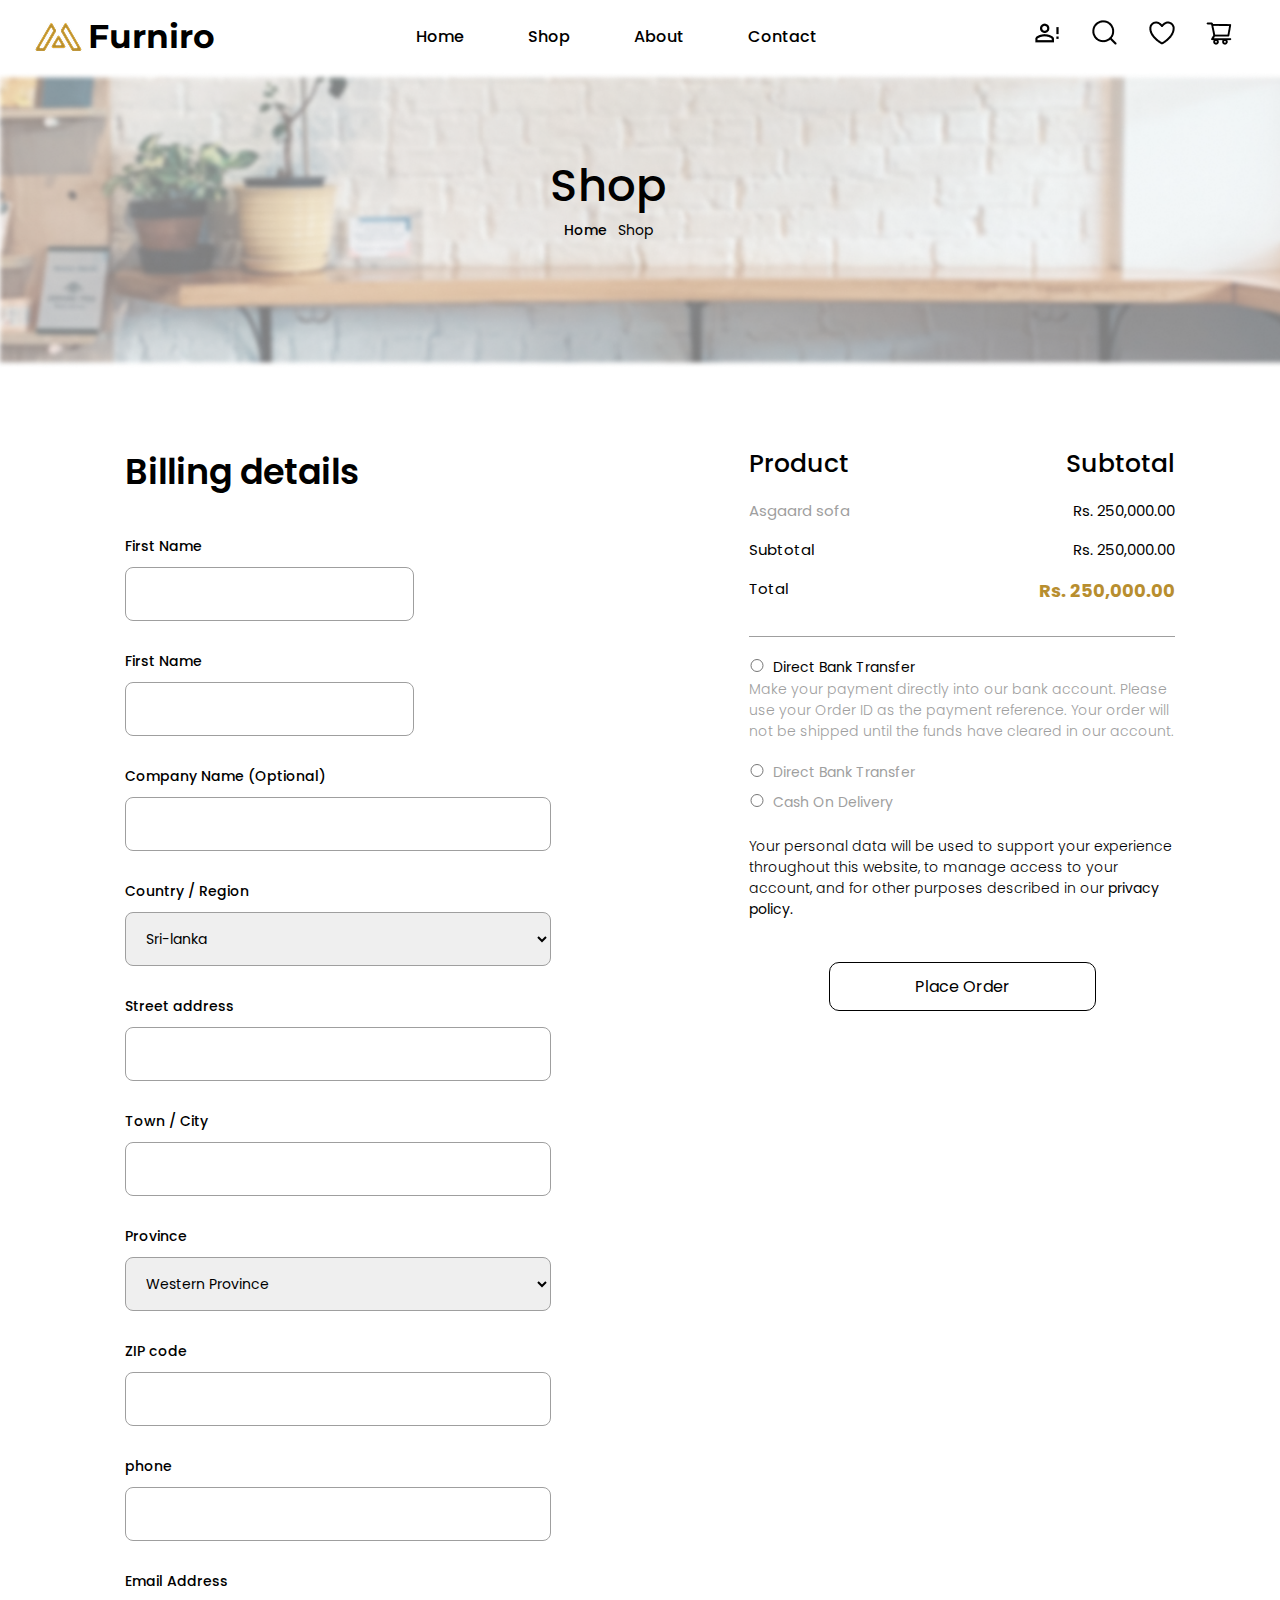
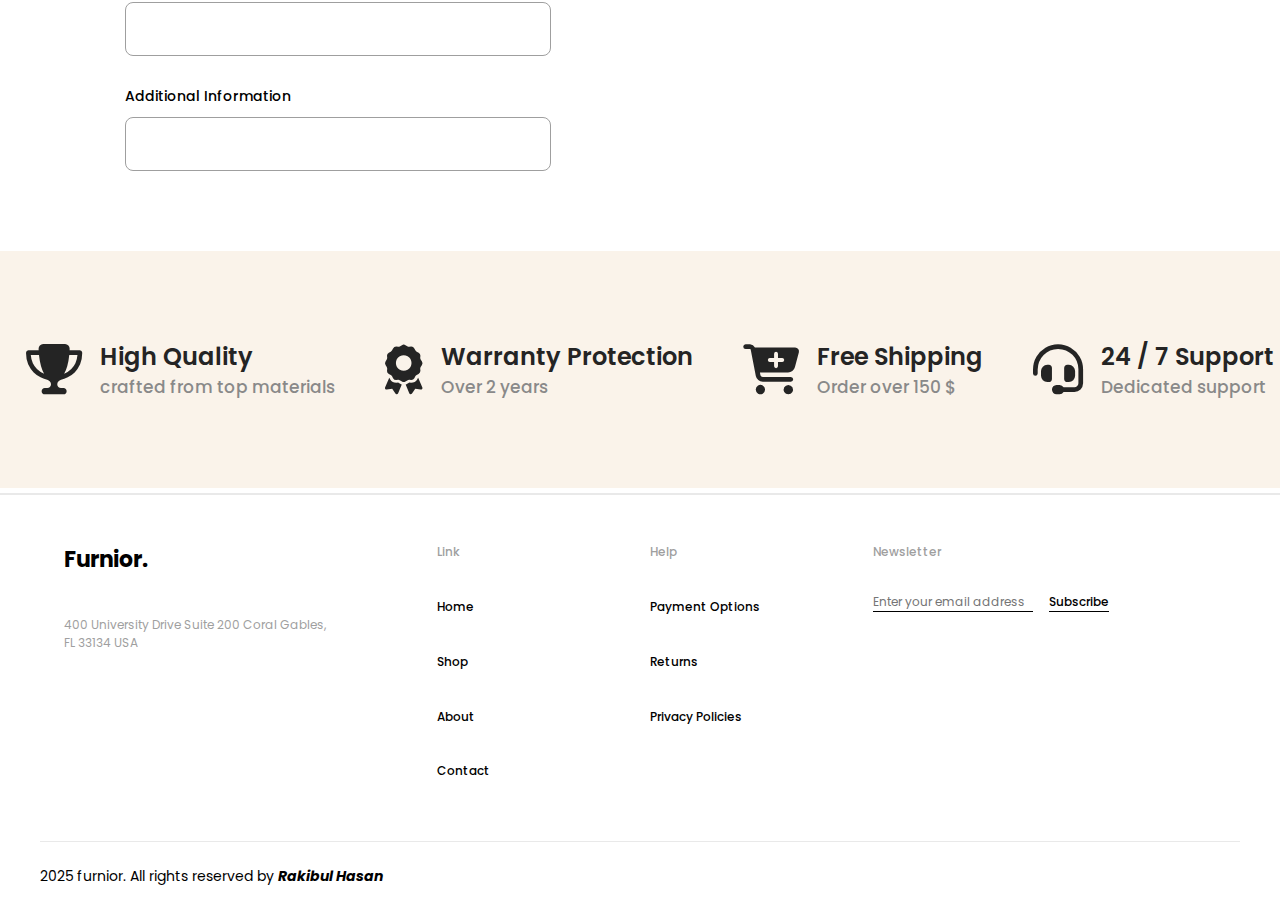
<file: checkout.html>
<!DOCTYPE html>
<html lang="en">
<head>
    <meta charset="UTF-8">
    <meta name="viewport" content="width=device-width, initial-scale=1.0">
    <title>Checkout</title>
    <link rel="stylesheet" href="checkout.css">

    <!-- Google Font -->
    <link rel="preconnect" href="https://fonts.googleapis.com">
    <link rel="preconnect" href="https://fonts.gstatic.com" crossorigin>
    <link href="https://fonts.googleapis.com/css2?family=Poppins:ital,wght@0,100;0,200;0,300;0,400;0,500;0,600;0,700;0,800;0,900;1,100;1,200;1,300;1,400;1,500;1,600;1,700;1,800;1,900&display=swap" rel="stylesheet">

    <link rel="preconnect" href="https://fonts.googleapis.com">
    <link rel="preconnect" href="https://fonts.gstatic.com" crossorigin>
    <link href="https://fonts.googleapis.com/css2?family=Montserrat:ital,wght@0,100..900;1,100..900&family=Poppins:ital,wght@0,100;0,200;0,300;0,400;0,500;0,600;0,700;0,800;0,900;1,100;1,200;1,300;1,400;1,500;1,600;1,700;1,800;1,900&display=swap" rel="stylesheet">

    <!-- Font Awesome -->
    <link rel="stylesheet" href="https://cdnjs.cloudflare.com/ajax/libs/font-awesome/6.7.2/css/all.min.css" integrity="sha512-Evv84Mr4kqVGRNSgIGL/F/aIDqQb7xQ2vcrdIwxfjThSH8CSR7PBEakCr51Ck+w+/U6swU2Im1vVX0SVk9ABhg==" crossorigin="anonymous" referrerpolicy="no-referrer" />

</head>
<body>

    <!-- header section -->
    <header class="header-area">
        <div class="header-container">

            <div class="header-icon">
                <div class="header-icon-image">
                    <img src="./image/Meubel House_Logos-05.png" alt="icon">
                </div>
                <div class="header-icon-heading">
                    <h3>Furniro</h3>
                </div>
            </div>
            <div class="header-menu">
                <ul class="menu-item">
                    <li><a href="index.html" target="_blank">Home</a></li>
                    <li><a href="shop.html" target="_blank">Shop</a></li>
                    <li><a href="singleproduct.html" target="_blank">About</a></li>
                    <li><a href="contact.html" target="_blank">Contact</a></li>
                </ul>
            </div>
            <div class="header-search">
                <ul class="search-item">
                    <li><a href="#"><img src="./image/mdi_account-alert-outline.png" alt=""></a></li>
                    <li><a href="#"><img src="./image/akar-icons_search.png" alt=""></a></li>
                    <li><a href="#"><img src="./image/Vector.png" alt=""></a></li>
                    <li><a href="#"><img src="./image/ant-design_shopping-cart-outlined.png" alt=""></a></li>
                </ul>
            </div>

        </div>
     </header>
    <!-- header section -->



    <!-- banner -->
     <section class="banner-area">

        <div class="banner container">
            <div class="banner-img">
                <img src="./image/Rectangle 1.png" alt="">
            </div>
            <div class="page-name">
                <h1 class="page-heading">Shop</h1>
                <div class="page-sub-heading">
                    <p class="page-sub-heading-item1">Home <i class="fa-light fa-greater-than"></i></p>
                    <P class="page-sub-heading-item2">Shop</P>
                </div> 
            </div>
        </div>

     </section>
    <!-- banner -->



    <!-- billing section -->
     <section class="billing-area container">
        <div class="billing sub-container">
            <div class="billing-left">
                <h1 class="billing-left-heading">Billing details</h1>
                <form>

                    <div class="name-field">
                        <div>
                            <label class="simillar.label" for="first-name">First Name</label>
                            <input class="simillar-input" type="text" name="firstname" id="first-name">
                        </div>
                        <div>
                            <label class="simillar.label" for="last-name">First Name</label>
                            <input class="simillar-input" type="text" name="firstname" id="last-name">
                        </div>
                    </div>

                    <label class="simillar-label" for="company-name">Company Name (Optional)</label>
                    <input class="simillar-input" type="text" name="conpany-name" id="conpany-name">

                    <label class="simillar-label" for="country">Country / Region</label>
                    <select class="simillar-input" name="country" id="country">
                        <option value="sri-lanka">Sri-lanka</option>
                    </select>

                    <label class="simillar-label" for="street">Street address</label>
                    <input class="simillar-input" type="text" name="street" id="street">

                    <label class="simillar-label" for="town">Town / City</label>
                    <input class="simillar-input" type="text" name="town" id="town">

                    <label class="simillar-label" for="Province">Province</label>
                    <select class="simillar-input" id="Province">
                        <option value="sri-lanka">Western Province</option>
                    </select>

                    <label class="simillar-label" for="zip">ZIP code</label>
                    <input class="simillar-input" type="text" name="zip" id="zip">

                    <label class="simillar-label" for=phone">phone</label>
                    <input class="simillar-input" type="text" name=phone" id=phone">

                    <label class="simillar-label" for="email">Email Address</label>
                    <input class="simillar-input" type="email" name="email" id="email">

                    <label class="simillar-label" for="additional-info">Additional Information</label>
                    <input class="simillar-input" type="text" name="" id="additional-info">
                </form>
            </div>
            <div class="billing-right">
                <div class="product-summary">
                    <div class="product">
                        <h3>Product</h3>
                        <h3>Subtotal</h3>
                    </div>
                    <div class="product-name">
                        <span>Asgaard sofa</span>
                        <p>Rs. 250,000.00</p>
                    </div>
                    <div class="product-subtotal">
                        <p>Subtotal</p>
                        <p>Rs. 250,000.00</p>
                    </div>
                    <div class="product-total">
                        <p>Total</p>
                        <span>Rs. 250,000.00</span>
                    </div>
                </div>

                <div class="money-transfer">
                    <div class="bank-transfer">
                        <div class="radio1">
                            <input class="dbt" type="radio" name="bank-teansfer" id="bank-teansfer"><p class="dbt-active">Direct Bank Transfer</p>
                        </div>
                        <p class="bank-transfer-pera">Make your payment directly into our bank account. Please use your Order ID as the payment reference. Your order will not be shipped until the funds have cleared in our account.</p>
                    </div>
                    <div class="cash-one-delivery">
                        <div >
                            <input class="dbt" type="radio" name="bank" id="bank"><p class="dbt-p">Direct Bank Transfer</p>   
                        </div>
                        <div>
                            <input class="dbt" type="radio" name="bank" id="bank"><p class="dbt-p">Cash On Delivery</p>
                        </div>
                        <div class="cod-pera">
                            <p>
                                Your personal data will be used to support your experience throughout this website, to manage access to your account, and for other purposes described in our <strong>privacy policy.</strong>
                            </p>
                        </div>
                    </div>
                    <div class="money-transfer-button">
                        <a href="#">Place Order</a>
                    </div>
                </div>
            </div>
        </div>
     </section>
    <!-- billing section -->



    <!-- support area -->
    <section class="support-area container">
        <div class="support">
            <div class="support-service">
                <div class="support-icon">
                    <i class="fa-solid fa-trophy"></i>
                </div>
                <div class="support-details">
                    <h2>High Quality</h2>
                    <p>crafted from top materials</p>
                </div>
            </div>
            <div class="support-service">
                <div class="support-icon">
                    <i class="fa-solid fa-award"></i>
                </div>
                <div class="support-details">
                    <h2>Warranty Protection</h2>
                    <p>Over 2 years</p>
                </div>
            </div>
            <div class="support-service">
                <div class="support-icon">
                    <i class="fa-solid fa-cart-plus"></i>
                </div>
                <div class="support-details">
                    <h2>Free Shipping</h2>
                    <p>Order over 150 $</p>
                </div>
            </div>
            <div class="support-service">
                <div class="support-icon">
                    <i class="fa-solid fa-headset"></i>
                </div>
                <div class="support-details">
                    <h2>24 / 7 Support</h2>
                    <p>Dedicated support</p>
                </div>
            </div>
        </div>
    </section>
    <!-- support area -->



    <!-- footer section -->
    <footer class="footer-area container">
        <div class="footer">
            <div class="footer-left">
                <h3>Furnior.</h3>
                <p>400 University Drive Suite 200 Coral Gables, <br>FL 33134 USA</p>
            </div>
            <div class="footer-middle">
                <div class="footer-middle-left">
                    <ul class="footer-left-list">
                        <li class="first-link">Link</li>
                        <li>Home</li>
                        <li>Shop</li>
                        <li>About</li>
                        <li>Contact</li>
                    </ul>
                </div>
                <div class="footer-middle-right">
                    <ul class="footer-right-list">
                        <li class="first-link">Help</li>
                        <li>Payment Options</li>
                        <li>Returns</li>
                        <li>Privacy Policies</li>
                    </ul>
                </div>
            </div>
            <div class="footer-right">
                <p>Newsletter</p>
                <div class="footer-right-input">
                    <input type="email" placeholder="Enter your email address">
                    <p>Subscribe</p>
                </div>
            </div>
        </div>
     </footer>
     <footer class="craetor sub-container">
        <p>2025 furnior. All rights reserved by <i><strong>Rakibul Hasan</strong></i></p>
     </footer>
    <!-- footer section -->
    
</body>
</html>
</file>
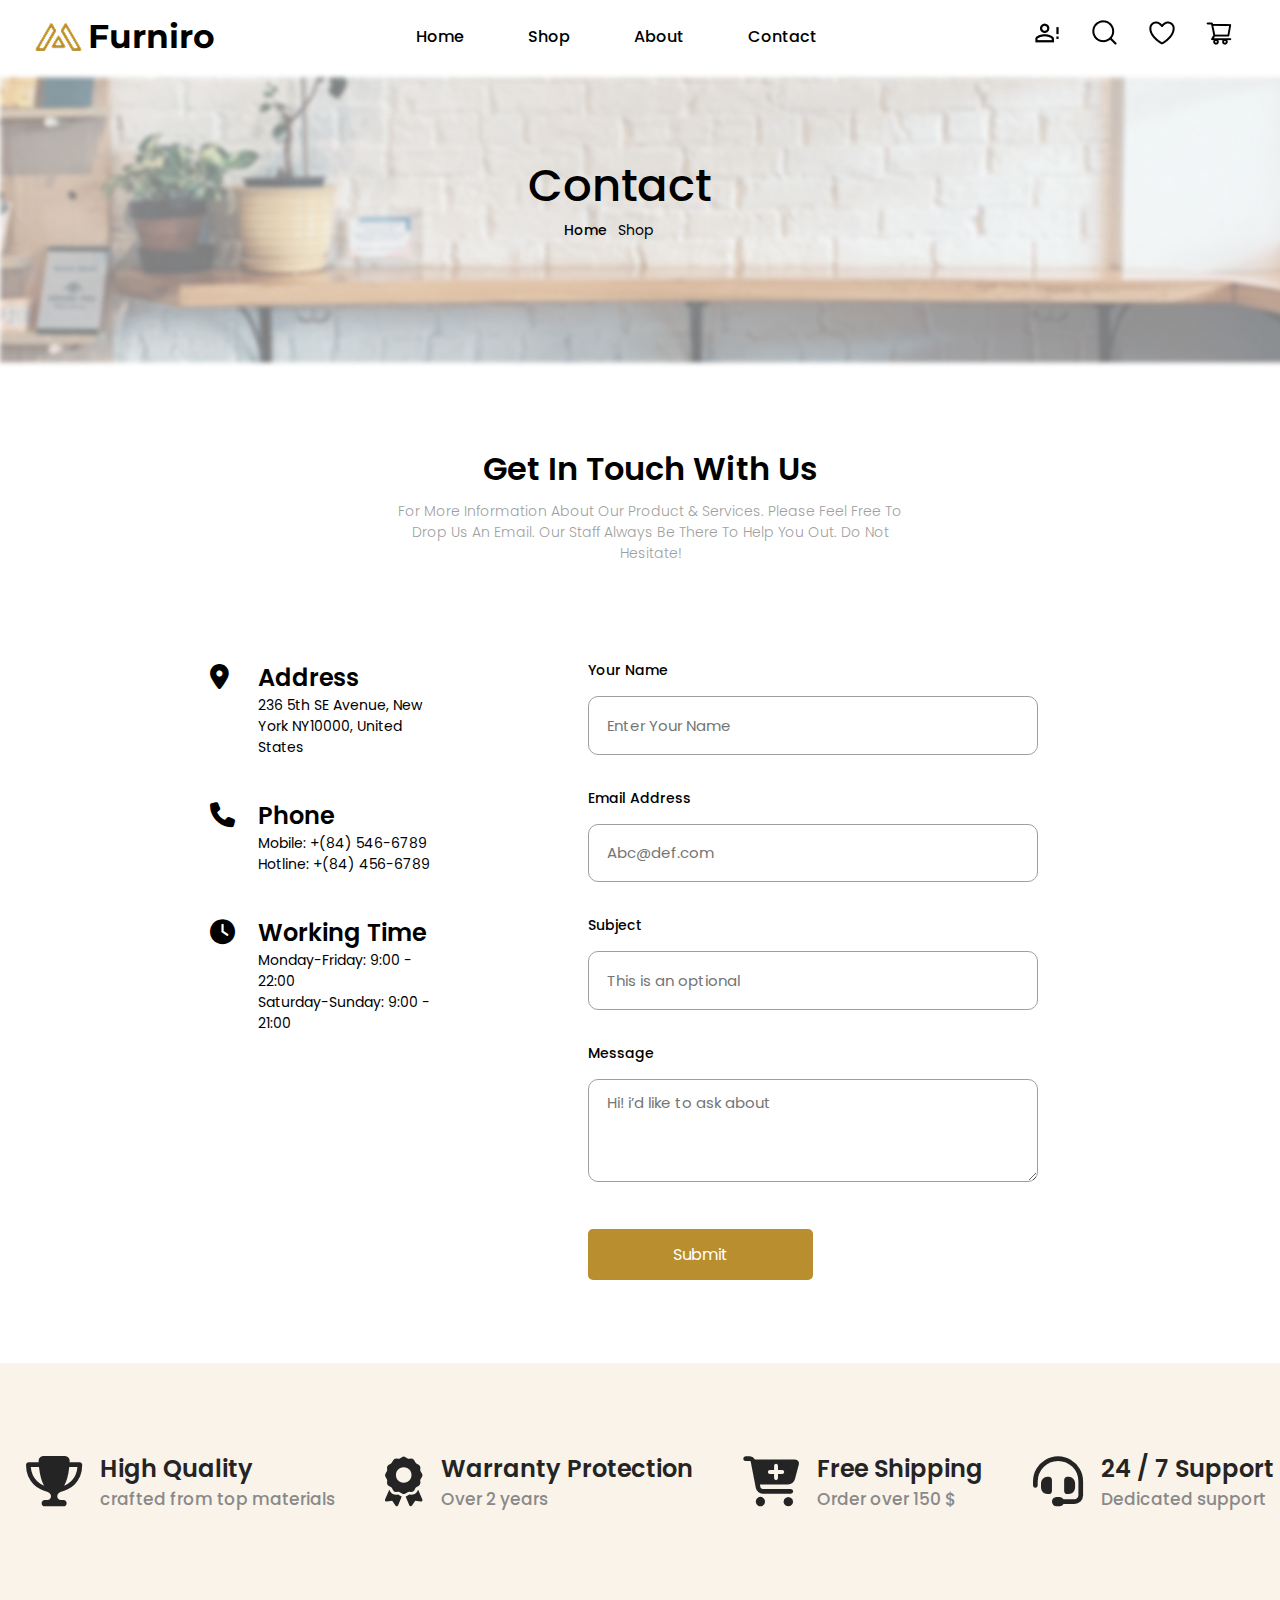
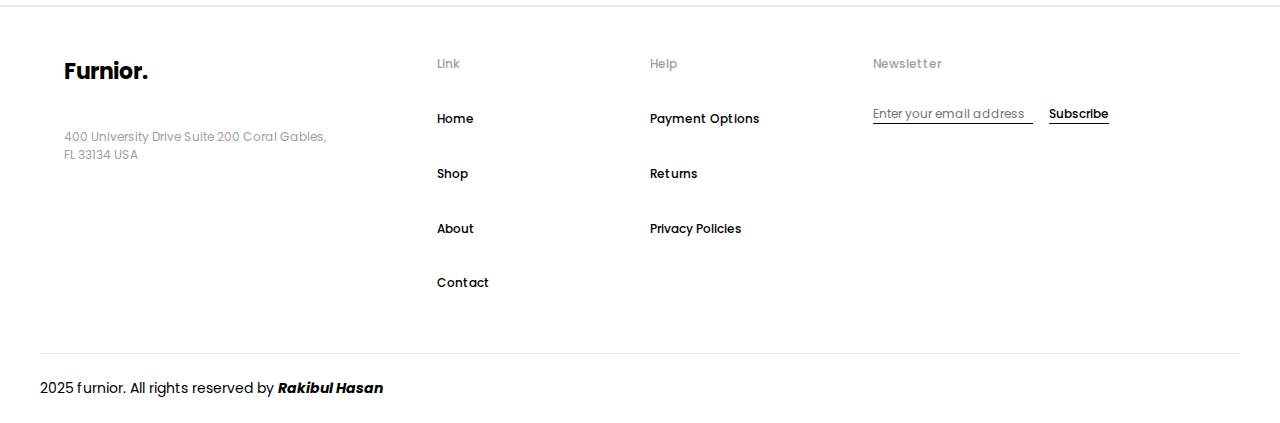
<file: contact.html>
<!DOCTYPE html>
<html lang="en">
<head>
    <meta charset="UTF-8">
    <meta name="viewport" content="width=device-width, initial-scale=1.0">
    <title>Contact</title>
    <link rel="stylesheet" href="contact.css">

    <!-- Google Font -->
    <link rel="preconnect" href="https://fonts.googleapis.com">
    <link rel="preconnect" href="https://fonts.gstatic.com" crossorigin>
    <link href="https://fonts.googleapis.com/css2?family=Poppins:ital,wght@0,100;0,200;0,300;0,400;0,500;0,600;0,700;0,800;0,900;1,100;1,200;1,300;1,400;1,500;1,600;1,700;1,800;1,900&display=swap" rel="stylesheet">

    <link rel="preconnect" href="https://fonts.googleapis.com">
    <link rel="preconnect" href="https://fonts.gstatic.com" crossorigin>
    <link href="https://fonts.googleapis.com/css2?family=Montserrat:ital,wght@0,100..900;1,100..900&family=Poppins:ital,wght@0,100;0,200;0,300;0,400;0,500;0,600;0,700;0,800;0,900;1,100;1,200;1,300;1,400;1,500;1,600;1,700;1,800;1,900&display=swap" rel="stylesheet">

    <!-- Font Awesome -->
    <link rel="stylesheet" href="https://cdnjs.cloudflare.com/ajax/libs/font-awesome/6.7.2/css/all.min.css" integrity="sha512-Evv84Mr4kqVGRNSgIGL/F/aIDqQb7xQ2vcrdIwxfjThSH8CSR7PBEakCr51Ck+w+/U6swU2Im1vVX0SVk9ABhg==" crossorigin="anonymous" referrerpolicy="no-referrer" />

</head>
<body>

    <!-- header section -->
    <header class="header-area">
        <div class="header-container">

            <div class="header-icon">
                <div class="header-icon-image">
                    <img src="./image/Meubel House_Logos-05.png" alt="icon">
                </div>
                <div class="header-icon-heading">
                    <h3>Furniro</h3>
                </div>
            </div>
            <div class="header-menu">
                <ul class="menu-item">
                    <li><a href="index.html" target="_blank">Home</a></li>
                    <li><a href="shop.html" target="_blank">Shop</a></li>
                    <li><a href="singleproduct.html" target="_blank">About</a></li>
                    <li><a href="contact.html" target="_blank">Contact</a></li>
                </ul>
            </div>
            <div class="header-search">
                <ul class="search-item">
                    <li><a href="#"><img src="./image/mdi_account-alert-outline.png" alt=""></a></li>
                    <li><a href="#"><img src="./image/akar-icons_search.png" alt=""></a></li>
                    <li><a href="#"><img src="./image/Vector.png" alt=""></a></li>
                    <li><a href="#"><img src="./image/ant-design_shopping-cart-outlined.png" alt=""></a></li>
                </ul>
            </div>

        </div>
     </header>
    <!-- header section -->



    <!-- banner -->
     <section class="banner-area">

        <div class="banner container">
            <div class="banner-img">
                <img src="./image/Rectangle 1.png" alt="">
            </div>
            <div class="page-name">
                <h1 class="page-heading">Contact</h1>
                <div class="page-sub-heading">
                    <p class="page-sub-heading-item1">Home <i class="fa-light fa-greater-than"></i></p>
                    <P class="page-sub-heading-item2">Shop</P>
                </div> 
            </div>
        </div>

     </section>
    <!-- banner -->



    <!-- contact section -->
     <div class="contact-area container">
        <div class="contact-heading sub-container">
            <h1>Get In Touch With Us</h1>
            <p>For More Information About Our Product & Services. Please Feel Free To Drop Us An Email. Our Staff Always Be There To Help You Out. Do Not Hesitate!</p>
        </div>
        <div class="contact sub-container">
            <div class="contact-left">
                <div class="contact-item">
                    <div class="contact-item-img">
                        <i class="fa-solid fa-location-dot"></i>
                    </div>
                    <div class="contact-item-text">
                        <h2>Address</h2>
                        <p>236 5th SE Avenue, New York NY10000, United States</p>
                    </div>
                </div>
                <div class="contact-item">
                    <div class="contact-item-img">
                        <i class="fa-solid fa-phone"></i>
                    </div>
                    <div class="contact-item-text">
                        <h2>Phone</h2>
                        <p>Mobile: +(84) 546-6789</p>
                        <p>Hotline: +(84) 456-6789</p>
                    </div>
                </div>
                <div class="contact-item">
                    <div class="contact-item-img">
                        <i class="fa-solid fa-clock"></i>
                    </div>
                    <div class="contact-item-text">
                        <h2>Working Time</h2>
                        <p>Monday-Friday: 9:00 - 22:00</p>
                        <p>Saturday-Sunday: 9:00 - 21:00</p>
                    </div>
                </div>
            </div>
            <div class="contact-right">
                <div class="contact-form">
                    <div>
                        <label class="common-lable" for="name">Your Name</label>
                        <input class="common-input" type="text" id="name" placeholder="Enter Your Name">
                    </div>
                    <div>
                        <label class="common-lable" for="email">Email Address</label>
                        <input class="common-input" type="email" id="email" placeholder="Abc@def.com">
                    </div>
                    <div>
                        <label class="common-lable" for="subject">Subject</label>
                        <input class="common-input" type="text" id="subject" placeholder="This is an optional">
                    </div>
                    <div>
                        <label class="common-lable" for="message">Message</label>
                        <textarea class="resize" name="message" id="message" placeholder="Hi! i’d like to ask about"></textarea>
                    </div>
                </div>
                <div class="contact-btn">
                    <a href="#">Submit</a>
                </div>
            </div>   
        </div>
     </div>
    <!-- contact section -->

  
    
    <!-- support area -->
    <section class="support-area container">
        <div class="support">
            <div class="support-service">
                <div class="support-icon">
                    <i class="fa-solid fa-trophy"></i>
                </div>
                <div class="support-details">
                    <h2>High Quality</h2>
                    <p>crafted from top materials</p>
                </div>
            </div>
            <div class="support-service">
                <div class="support-icon">
                    <i class="fa-solid fa-award"></i>
                </div>
                <div class="support-details">
                    <h2>Warranty Protection</h2>
                    <p>Over 2 years</p>
                </div>
            </div>
            <div class="support-service">
                <div class="support-icon">
                    <i class="fa-solid fa-cart-plus"></i>
                </div>
                <div class="support-details">
                    <h2>Free Shipping</h2>
                    <p>Order over 150 $</p>
                </div>
            </div>
            <div class="support-service">
                <div class="support-icon">
                    <i class="fa-solid fa-headset"></i>
                </div>
                <div class="support-details">
                    <h2>24 / 7 Support</h2>
                    <p>Dedicated support</p>
                </div>
            </div>
        </div>
    </section>
    <!-- support area -->



    <!-- footer section -->
    <footer class="footer-area container">
        <div class="footer">
            <div class="footer-left">
                <h3>Furnior.</h3>
                <p>400 University Drive Suite 200 Coral Gables, <br>FL 33134 USA</p>
            </div>
            <div class="footer-middle">
                <div class="footer-middle-left">
                    <ul class="footer-left-list">
                        <li class="first-link">Link</li>
                        <li>Home</li>
                        <li>Shop</li>
                        <li>About</li>
                        <li>Contact</li>
                    </ul>
                </div>
                <div class="footer-middle-right">
                    <ul class="footer-right-list">
                        <li class="first-link">Help</li>
                        <li>Payment Options</li>
                        <li>Returns</li>
                        <li>Privacy Policies</li>
                    </ul>
                </div>
            </div>
            <div class="footer-right">
                <p>Newsletter</p>
                <div class="footer-right-input">
                    <input type="email" placeholder="Enter your email address">
                    <p>Subscribe</p>
                </div>
            </div>
        </div>
    </footer>
    <footer class="craetor sub-container">
        <p>2025 furnior. All rights reserved by <i><strong>Rakibul Hasan</strong></i></p>
    </footer>
    <!-- footer section -->
    
</body>
</html>
</file>
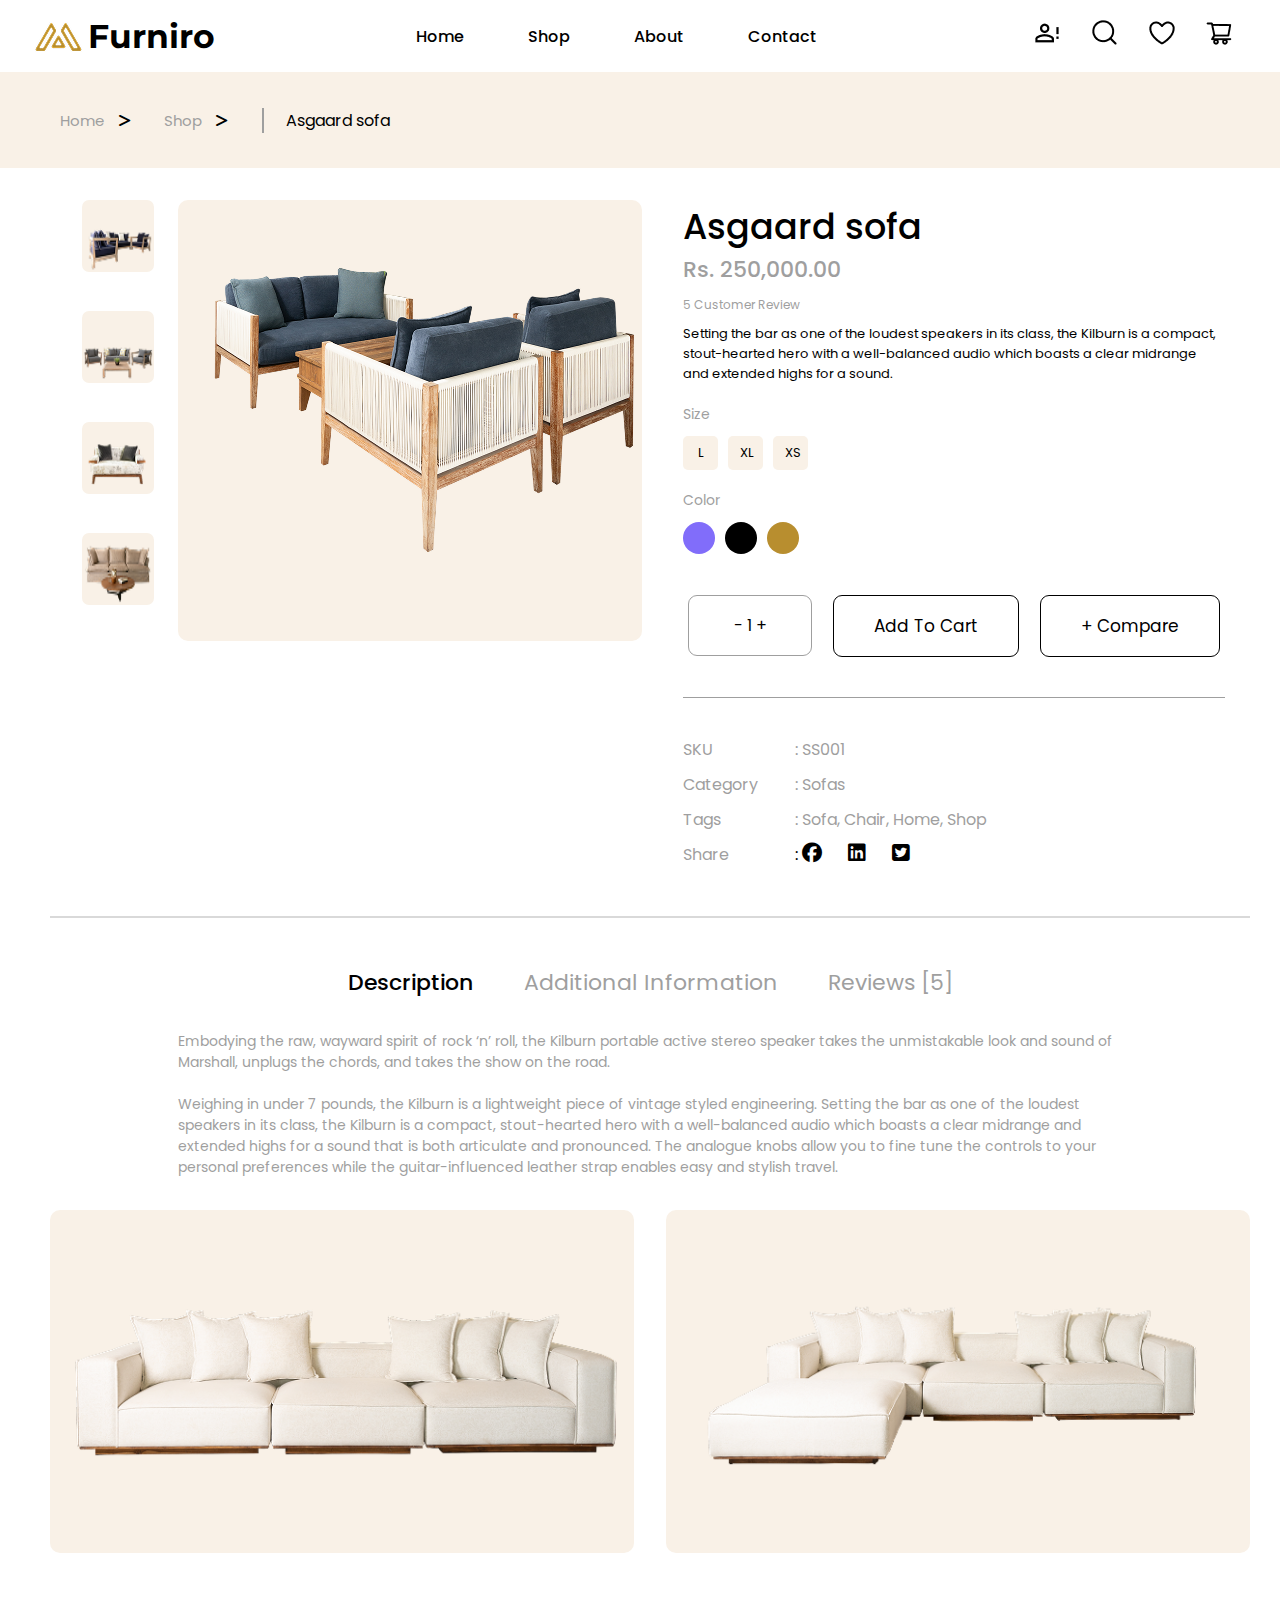
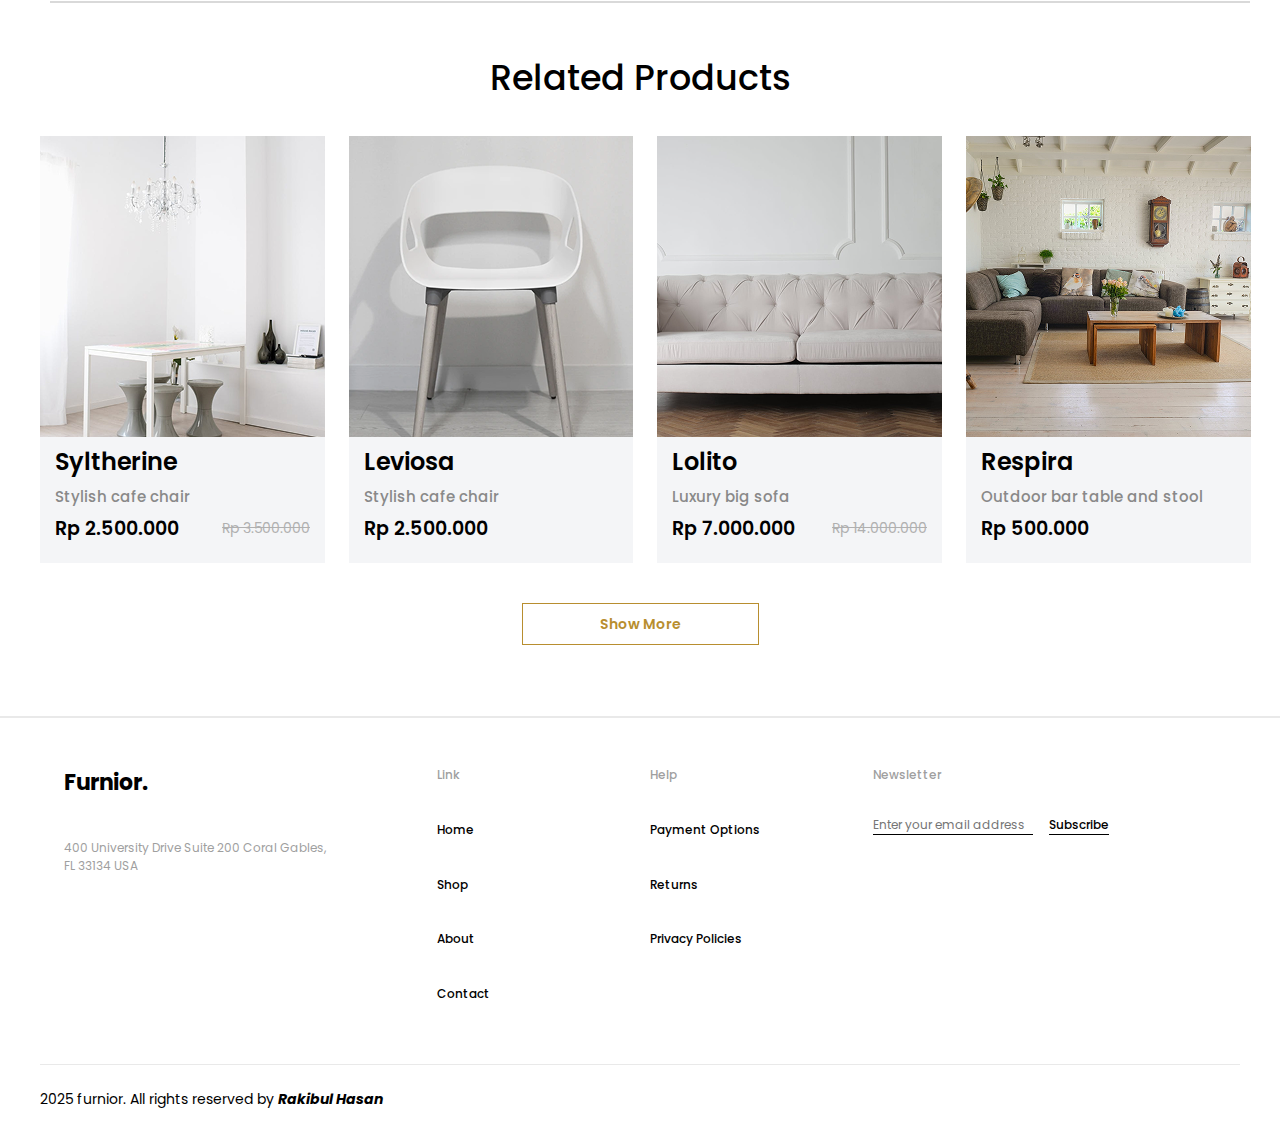
<file: singleproduct.html>
<!DOCTYPE html>
<html lang="en">
<head>
    <meta charset="UTF-8">
    <meta name="viewport" content="width=device-width, initial-scale=1.0">
    <title>Single Product</title>
    <link rel="stylesheet" href="singleproduct.css">

    <!-- Google Font -->
    <link rel="preconnect" href="https://fonts.googleapis.com">
    <link rel="preconnect" href="https://fonts.gstatic.com" crossorigin>
    <link href="https://fonts.googleapis.com/css2?family=Poppins:ital,wght@0,100;0,200;0,300;0,400;0,500;0,600;0,700;0,800;0,900;1,100;1,200;1,300;1,400;1,500;1,600;1,700;1,800;1,900&display=swap" rel="stylesheet">

    <link rel="preconnect" href="https://fonts.googleapis.com">
    <link rel="preconnect" href="https://fonts.gstatic.com" crossorigin>
    <link href="https://fonts.googleapis.com/css2?family=Montserrat:ital,wght@0,100..900;1,100..900&family=Poppins:ital,wght@0,100;0,200;0,300;0,400;0,500;0,600;0,700;0,800;0,900;1,100;1,200;1,300;1,400;1,500;1,600;1,700;1,800;1,900&display=swap" rel="stylesheet">

    <!-- Font Awesome -->
    <link rel="stylesheet" href="https://cdnjs.cloudflare.com/ajax/libs/font-awesome/6.7.2/css/all.min.css" integrity="sha512-Evv84Mr4kqVGRNSgIGL/F/aIDqQb7xQ2vcrdIwxfjThSH8CSR7PBEakCr51Ck+w+/U6swU2Im1vVX0SVk9ABhg==" crossorigin="anonymous" referrerpolicy="no-referrer" />
</head>
<body>
    
    <!-- header section -->
    <header class="header-area">
        <div class="header-container">

            <div class="header-icon">
                <div class="header-icon-image">
                    <img src="./image/Meubel House_Logos-05.png" alt="icon">
                </div>
                <div class="header-icon-heading">
                    <h3>Furniro</h3>
                </div>
            </div>
            <div class="header-menu">
                <ul class="menu-item">
                    <li><a href="index.html" target="_blank">Home</a></li>
                    <li><a href="shop.html" target="_blank">Shop</a></li>
                    <li><a href="singleproduct.html" target="_blank">About</a></li>
                    <li><a href="contact.html" target="_blank">Contact</a></li>
                </ul>
            </div>
            <div class="header-search">
                <ul class="search-item">
                    <li><a href="#"><img src="./image/mdi_account-alert-outline.png" alt=""></a></li>
                    <li><a href="#"><img src="./image/akar-icons_search.png" alt=""></a></li>
                    <li><a href="#"><img src="./image/Vector.png" alt=""></a></li>
                    <li><a href="#"><img src="./image/ant-design_shopping-cart-outlined.png" alt=""></a></li>
                </ul>
            </div>

        </div>
     </header>
    <!-- header section -->



    <!-- filter section -->
    <section class="filter-area container">
        <div class="filter sub-container">
            <div class="filter-left">
                <div class="filter-icon">
                    <span>Home <i class="fa-solid fa-greater-than filter-item-active"></i></span>
                    <span>Shop <i class="fa-solid fa-greater-than filter-item-active"></i></span>
                </div>
                <div class="filter-result">
                    <p>Asgaard sofa</p>
                </div>
            </div>
        </div>
    </section>
    <!-- filter section -->



    <!-- product-section -->
    <section class="product-area container">
        <div class="product sub-container">
            <div class="product-left">
                <div class="product-img-slider">
                    <img src="./image/Outdoor sofa set 2.png" alt="">
                    <img src="./image/Outdoor sofa set_2 1.png" alt="">
                    <img src="./image/Stuart sofa 1.png" alt="">
                    <img src="./image/Maya sofa three seater (1) 1.png" alt="">
                </div>
                <div class="product-img">
                    <img src="./image/Asgaard sofa 3.png" alt="">
                </div>
            </div>
            <div class="product-right">
                <div class="product-name">
                    <h1>Asgaard sofa</h1>
                    <p>Rs. 250,000.00</p>
                </div>
                <div class="customer-review">
                    <div class="review-icon"></div>
                    <div class="review-text">5 Customer Review</div>
                </div>
                <div class="product-details">
                    <p>Setting the bar as one of the loudest speakers in its class, the Kilburn is a compact, stout-hearted hero with a well-balanced audio which boasts a clear midrange and extended highs for a sound.
                    </p>
                </div>
                <div class="product-size">
                    <span>Size</span>
                    <div class="product-size-item">
                        <p>L</p>
                        <p>XL</p>
                        <p>XS</p>
                    </div>
                </div>
                <div class="product-color">
                    <span>Color</span>
                    <div class="product-color-item">
                        <div class="blue"></div>
                        <div class="black"></div>
                        <div class="yellow"></div>
                    </div>
                </div>
                <div class="product-btn">
                    <div class="product-btn-left"><a href="#">-  1  +</a></div>
                    <div class="product-btn-middle"><a href="#">Add To Cart</a></div>
                    <div class="product-btn-right"><a href="#">+ Compare</a></div>
                </div>

                <div class="product-info">
                    <div class="product-row">
                        <span class="labels">SKU</span>
                        <span class="value">: SS001</span>
                    </div>
                    <div class="product-row">
                        <span class="labels">Category</span>
                        <span class="value">: Sofas</span>
                    </div>
                    <div class="product-row">
                        <span class="labels">Tags</span>
                        <span class="value">: Sofa, Chair, Home, Shop</span>
                    </div>
                    <div class="product-row share">
                        <span class="labels">Share</span>
                        <span class="social-icon">: 
                            <a href=""><i class="fa-brands fa-facebook"></i></a>
                            <a href=""><i class="fa-brands fa-linkedin"></i></a>
                            <a href=""><i class="fa-brands fa-square-twitter"></i></a>
                        </span>
                    </div>
                </div>
            </div>  
        </div>
    </section>
    <!-- product-section -->



    <!-- description section -->
     <section class="description-area container">
        <div class="description sub-container">
            <div class="description-item">
                <span class="active">Description</span>
                <span>Additional Information</span>
                <span>Reviews [5]</span>
            </div>
            <div class="description-pera">
                <p>Embodying the raw, wayward spirit of rock ‘n’ roll, the Kilburn portable active stereo speaker takes the unmistakable look and sound of Marshall, unplugs the chords, and takes the show on the road. <br><br>
                Weighing in under 7 pounds, the Kilburn is a lightweight piece of vintage styled engineering. Setting the bar as one of the loudest speakers in its class, the Kilburn is a compact, stout-hearted hero with a well-balanced audio which boasts a clear midrange and extended highs for a sound that is both articulate and pronounced. The analogue knobs allow you to fine tune the controls to your personal preferences while the guitar-influenced leather strap enables easy and stylish travel.</p>
            </div>
            <div class="description-image">
                <div class="description-img">
                    <img src="./image/Cloud sofa three seater + ottoman_2 1.png" alt="sofa">
                </div>
                <div class="description-img">
                    <img src="./image/Cloud sofa three seater + ottoman_1 1.png" alt="sofa">
                </div>
                
            </div>
        </div>
     </section>
    <!-- description section -->



    <!-- product-card section -->
     <section class="product-card-area sub-container">
        <h1 class="product-card-heading">Related Products</h1>
        <div class="product-card">
            <div class="product-card-item">
                <div class="product-card-image">
                    <img src="./image/image 1.png" alt="">
                </div>
                <div class="product-card-sub-heading">
                    <h2>Syltherine</h2>
                    <p>Stylish cafe chair</p>
                </div>
                <div class="price-section">
                    <p>Rp 2.500.000</p>
                    <span><del>Rp 3.500.000</del></span>
                </div>
            </div>
            <div class="product-card-item">
                <div class="product-card-image">
                    <img src="./image/image 2.png" alt="">
                </div>
                <div class="product-card-sub-heading">
                    <h2>Leviosa</h2>
                    <p>Stylish cafe chair</p>
                </div>
                <div class="price-section">
                    <p>Rp 2.500.000</p>
                </div>
            </div>
            <div class="product-card-item">
                <div class="product-card-image">
                    <img src="./image/image 3.png" alt="">
                </div>
                <div class="product-card-sub-heading">
                    <h2>Lolito</h2>
                    <p>Luxury big sofa</p>
                </div>
                <div class="price-section">
                    <p>Rp 7.000.000</p>
                    <span><del>Rp 14.000.000</del></span>
                </div>
            </div>
            <div class="product-card-item">
                <div class="product-card-image">
                    <img src="./image/image 4.png" alt="">
                </div>
                <div class="product-card-sub-heading">
                    <h2>Respira</h2>
                    <p>Outdoor bar table and stool</p>
                </div>
                <div class="price-section">
                    <p>Rp 500.000</p>
                </div>
            </div>
        </div>
        <div class="product-card-btn">
            <a href="#">Show More</a>
        </div>
     </section>
    <!-- product-card section -->



    <!-- footer section -->
    <footer class="footer-area container">
        <div class="footer">
            <div class="footer-left">
                <h3>Furnior.</h3>
                <p>400 University Drive Suite 200 Coral Gables, <br>FL 33134 USA</p>
            </div>
            <div class="footer-middle">
                <div class="footer-middle-left">
                    <ul class="footer-left-list">
                        <li class="first-link">Link</li>
                        <li>Home</li>
                        <li>Shop</li>
                        <li>About</li>
                        <li>Contact</li>
                    </ul>
                </div>
                <div class="footer-middle-right">
                    <ul class="footer-right-list">
                        <li class="first-link">Help</li>
                        <li>Payment Options</li>
                        <li>Returns</li>
                        <li>Privacy Policies</li>
                    </ul>
                </div>
            </div>
            <div class="footer-right">
                <p>Newsletter</p>
                <div class="footer-right-input">
                    <input type="email" placeholder="Enter your email address">
                    <p>Subscribe</p>
                </div>
            </div>
        </div>
     </footer>
     <footer class="craetor sub-container">
        <p>2025 furnior. All rights reserved by <i><strong>Rakibul Hasan</strong></i></p>
     </footer>
    <!-- footer section -->



    
</body>
</html>
</file>
<file: style.css>
/* Fixed CSS */
body{
    margin: 0;
    padding: 0;
    box-sizing: border-box;
    font-family: "Poppins", sans-serif;
    
}
.container{
    max-width: 1300px;
    margin: 0 auto;
    overflow-x: hidden;
}

/* Fixed CSS */



/* header section */
.header-area{}
.header-container {
    width: 95%;
    margin: 0 auto;
    display: flex;
    justify-content: space-between;
    align-items: center;
}
.header-icon{
    display: flex;
    justify-content: center;
    align-items: center;
}
.header-icon-image{}
.header-icon-image img{
    margin-top: 8px;
    padding-right: 5px;
    width: 90%;
}
.header-icon-heading{}
.header-icon-heading h3{
    display: inline-block;
    font-size: 33px;
    font-family: "Montserrat", sans-serif;
    padding-left: 5px;
}
.header-menu{
}
.menu-item{
    display: flex;
}
.menu-item li{
    list-style: none;
    margin: 0px 32px;
    font-weight: 500;
}
.menu-item li a {
    text-decoration: none;
    color: #000000;
}
.header-search{}
.search-item {
    display: flex;
    align-items: center;
}
.search-item li{
    list-style: none;
    margin: 0px 15px;
}
.search-item li a{}
.search-item img{}
/* header section */



/* hero section */
.hero-area{
    text-align: center;
}
.hero{
    
}
.hero img{
    width: 100%;
}
/* hero section */



/* cetagory section */
.cetagory-area{}
.cetagory-heading {
    text-align: center;
    margin-top: 3rem;
    margin-bottom: 3rem;
}
.cetagory-heading h3 {
    font-size: 30px;
    color: #333333;
    margin: 0;
}
.cetagory-heading p {
    color: #666666;
    margin: 0;
}
.cetagory {
    display: grid;
    grid-template-columns: repeat(3, minmax(0, 1fr));
    gap: 53px;
    padding: 0rem 1rem;
}
.cetagory-card {
    width: 100%;
    box-sizing: border-box;
}
.cetagory-card img {
    border-radius: 10px;
    width: 100%;
}
.cetagory-card h5{
    color: #333333;
    text-align: center;
    font-size: 23px;
    margin: 20px 0px;
}
/* cetagory section */



/* photo gallery */
.furniture-gallery{
    margin-top: 4rem;
    padding-bottom: 3rem;
}
.gallery{
    text-align: center;
}
.gallery p{
    font-size: 14px;
    font-weight: 600;
    color: #616161;
}
.gallery h1{
    font-size: 35px;
    color: #3A3A3A;
}
.grid{
    display: grid;
    grid-template-columns: repeat(4, 1fr);
    grid-auto-rows: 200px;
    grid-gap: 10px;
    margin-top: 3rem;
}
.grid-item{
    /* overflow: hidden; */
}
.grid-item img{
    width: 100%;
    height: 100%;
    object-fit: contain;
    border-radius: 8px;
}
.number1{
    width: 118%;
    margin-left: 7rem;
}
.number2{
    width: 80%;
    grid-row: span 2;
    margin: 0 auto;
    margin-left: 9.5rem;
}
.number3{
    margin-left: 5rem;
}
.number4{
    padding-right: 11rem;
}
.number5{
    width: 80%;
    margin: 0 auto;
    margin-left: 12rem;
}
.number6{
    margin-left: 4rem;
}
.number7{
    width: 100%;
    padding-right: 9rem;
}
/* photo gallery */



/* footer section */





/* footer section */



/* product section */
.product-heading {
    margin-top: 3rem;
}
.product-heading h2{
    text-align: center;
    font-size: 35px;
    margin-bottom: 2rem;
}
.product {
    display: grid;
    grid-template-columns: repeat(4, minmax(0, 1fr));
    gap: 2rem;
    padding: 0rem 1rem;
}
.overlay{
    position: absolute;
    top: 0px;
    left: 0;
    width: 100%;
    height: 100%;
    background: #413d3dbd;
    opacity: 0;
    transition: opacity 0.3s ease;
}
.overlay-btn {
    text-align: center;
    padding-top: 10rem;
    padding-bottom: 10px;
}
.overlay-btn > button{
    padding: 15px 59px;
    background: #fff;
    border: none;
    border-radius: 3px;
    font-weight: bold;
    font-family: 'Poppins', sans-serif;
    color: #B88E2F;
    transition: all 0.3s;

}
.overlay-btn > button:hover {
    background: #B0B0B0;
    color: #2b2b2b;
    cursor: pointer;
}
.overlay-action{}
.overlay-item{
    display: flex;
    justify-content: center;
    padding: 0;
}
.overlay-item > li {
    list-style: none;
    padding: 0px 10px;
    color: #fff;
    font-weight: 500;
}
.overlay-item > li > a {
    color: #fff;
    text-decoration: none;
    padding-left: 4px;
}
.product-card:hover .overlay{
    opacity: 1;
}
.product-card {
    position: relative;
    background: #F4F5F7;
    width: 100%;
    border-radius: 3px 3px 6px 6px;
    overflow: hidden;
}
.product-img{}
.product-img img {
    width: 100%;
    height: 29vh;
}
.product-details{
    padding: 8px 13px 22px 13px;
}
.product-details h5 {
    font-size: 22px;
    color: #3A3A3A;
    font-weight: 600;
    margin: 0;
}
.product-details p{
    color: #898989;
    font-size: 13px;
    font-weight: 500;
    padding: 7px 0px;
    margin: 0;
}
.product-price{}
.product-price strong {
    color: #3A3A3A;
    font-weight: 500;
}
.product-price span{
    color: #B0B0B0;
    margin-left: 45px;
}
.product-btn {
    text-align: center;
    padding-top: 2rem;
    padding-bottom: 6rem;
}
.product-btn button{}
.product-btn a{
    text-decoration: none;
    padding: 9px 81px;
    border-radius: 3px;
    border: 1px solid #B88E2F;
    color: #B88E2F;
    font-weight: 500;
    font-size: 14px;
}
.product-btn a:hover{
    background: #3A3A3A;
    color: #F4F5F7;
    transition: all 0.3s;
}
/* product section */



/* room area */
.room-area{}
.room{
    background: #FCF8F3;
    display: flex;
    padding: 2.5rem;
    align-items: center;
    justify-content: center;
}
.room-details {
    width: 65%;
    padding-right: 3rem;
}
.room-details h3 {
    font-size: 35px;
    line-height: 2.8rem;
    color: #3A3A3A;
    margin: 0;
}
.room-details p{
    font-size: 15px;
    color: #616161;
    margin-top: 10px;
    margin-bottom: 2rem;
}
.room-details a{
    text-decoration: none;
    background: #B88E2F;
    color: #ffff;
    padding: 8px 26px;
    border-radius: 3px;
    margin-top: 4rem;
}
.room-img{}
.room-img img{
    width: 100%;
}
.room-img, .img-1{
}
.room-img, .img-2{
    display: grid;
    grid-template-columns: repeat(2, minmax(0, 1fr));
    gap: 2rem;
    width: 100%;
}
/* room area */


/* photo gallery */
.furniture-gallery{
    margin-top: 4rem;
    padding-bottom: 3rem;
}
.gallery{
    text-align: center;
}
.gallery p {
    font-size: 14px;
    font-weight: 600;
    color: #616161;
    margin: 0;
}
.gallery h1 {
    font-size: 35px;
    margin: 0;
    color: #3A3A3A;
}
.grid{
    display: grid;
    grid-template-columns: repeat(4, 1fr);
    grid-auto-rows: 200px;
    grid-gap: 10px;
    margin-top: 3rem;
}
.grid-item{
    /* overflow: hidden; */
}
.grid-item img{
    width: 100%;
    height: 100%;
    object-fit: contain;
    border-radius: 8px;
}
.number1{
    width: 118%;
    margin-left: 7rem;
}
.number2{
    width: 80%;
    grid-row: span 2;
    margin: 0 auto;
    margin-left: 9.5rem;
}
.number3{
    margin-left: 5rem;
}
.number4{
    padding-right: 11rem;
}
.number5{
    width: 80%;
    margin: 0 auto;
    margin-left: 12rem;
}
.number6{
    margin-left: 4rem;
}
.number7{
    width: 100%;
    padding-right: 9rem;
}
/* photo gallery */



/* footer section */
.footer-area{
    padding-top: 3rem;
    border-top: 2px solid #e9e9e9;
}
.footer{
    display: grid;
    grid-template-columns: repeat(3, 1fr);
    grid-gap: 10px;
    border-bottom: 2px solid #e9e9e9;
}
.footer-left{
    padding: 0rem 4rem;
}
.footer-left h3{
    font-size: 25px;
}
.footer-left p{
    color: #9F9F9F;
    font-size: 14px;
    margin-top: 2.5rem;
}
.footer-middle{
    display: grid;
    grid-template-columns: repeat(2, 1fr);
    /* padding-left: 4rem; */
}
.footer-middle-left{}
.footer-left-list{
    list-style: none;
    font-size: 12px;
    font-weight: 500;
}
.footer-left-list li{
    padding-bottom: 2rem;
    font-size: 14px;
}
.footer-middle-right{}
.footer-right-list{
    list-style: none;
    font-size: 12px;
    font-weight: 500;
}
.footer-right-list li{
    padding-bottom: 2rem;
    font-size: 14px;
}
.footer-right{}
.footer-right p{
    font-size: 14px;
    font-weight: 500;
    color: #9F9F9F;
}
.footer-right-input{
    display: flex;
    margin-top: 1.5rem;
}

.footer-right-input input {
    border: none;
    border-bottom: 1px solid black;
    font-size: 12px;
    width: 10rem;
    height: 34px;
}
.footer-right-input p{
    color: black;
    margin-left: 1rem;
    border-bottom: 1px solid black;
}
.first-link{
    color: #9F9F9F;
}
.craetor{}
.craetor p {
    font-size: 14px;
    text-align: center;
    margin: 0;
    padding: 1rem 0rem;
}
/* footer section */
</file>
<file: index-rpsv.css>
@media screen and (max-width: 1200px){
    .product-price span{       
        font-size: 12px;       
        margin-left: 1.5rem;
    }
    .craetor p{
        margin: 0;
        padding: 1rem 0rem;
    }
}




@media screen and (max-width: 992px){
    .header-container{  
          width: 100%;
      }
      .header-icon-image img{
          width: 2.5rem;
          padding-left: 8px;
      }
      .header-icon-heading h3{
          margin: 0;
      }
      .menu-item li a{
          font-size: 15px;
      }
      .search-item img{
          width: 24px;
      }
      .search-item{
          padding-left: 1rem;
      }
      .cetagory-heading{
          margin: 2rem 0rem;
      }
      .cetagory-heading h3{
          margin: 0;
      }
      .cetagory-heading p{
          margin: 0;
      }
      .cetagory-card{
          width: 100%;
      }
      .cetagory-card img{
          width: 100%;
      }
      .cetagory{
          gap: 1.5rem;
          padding: 0rem 1.5rem;
      }
      .cetagory-card h5{
          margin: 5px 0px;
          font-size: 21px;
      }
      .product-heading h2{
          font-size: 32px;
      }
      .product{
          gap: 1rem;
          padding: 0rem 1rem;
      }
      .product-card{
          width: 100%;
      }
      .product-details h5{
          margin: 0;
      }
      .product-details p{
          margin: 0;
      }
      .product-price span{
          margin: 0;
          font-size: 13px;
          padding-left: 9px;
      }
      .product-btn{
          margin: 0;
          padding: 1rem 0rem;
          margin-top: 1rem;
          margin-bottom: 4rem;
      }
    .number1{      
        margin-left: 5rem;
    }
    .number2{  
        margin-left: 8rem;
    }
    .number3{
        
    }
    .number4{   
        padding-right: 6rem;
    }
    .number5{   
        margin-left: 10.5rem;
    }
    .number6{
        
    }
    .number7{
        
    }
    .overlay-btn > button{
        
padding: 8px 38px;
    }
    .overlay-action{
        
    }
    .overlay-item > li{
        
font-size: 10px;
        
padding: 0px 8px;
    }
}




@media screen and (max-width: 900px){
    .menu-item{
        
padding-left: 18px;
    }
    .menu-item li{
        
margin: 0px 26px;
    }
    .search-item{
        padding: 0;
    }
    .search-item li{
        margin: 0px 13px;
    }
}




@media screen and (max-width: 768px){
    .container{
        width: 100%;
        margin: 0 auto;
    }
    .header-container{
        max-width: 100%;
    }
    .header-icon-image img{
        width: 87%;
    }
    .header-icon-image{ 
        width: 40px;
        height: auto;
    }
    .header-icon-heading h3{
        font-size: 27px;
        margin-left: 10px;
    }
    .menu-item li a{
        font-size: 13px;
    }
    .menu-item li{
        margin: 0px 17px;
    }
    .search-item li{
        margin: 0px 12px;
    }
    .search-item img{
        width: 18px;
    }
    .search-item{
        padding-left: 0px;
    }
    .cetagory-heading h3{
        margin: 0rem 0rem;
        font-size: 28px;
    }
    .cetagory-heading{
        margin-top: 2rem;
        margin-bottom: 2rem;
    }
    .cetagory-heading p{
        margin: 0rem 0rem;
        font-size: 15px;
    }
    .cetagory{
        grid-gap: 1.5rem;
        padding: 0rem 1rem;
    }
    .cetagory-card{
        width: 100%;
    }
    .cetagory-card img{
        width: 100%;
    }
    .cetagory-card h5{
        margin: 0;
        margin-top: 8px;
        font-size: 20px;
    }
    .product-heading h2{
        font-size: 30px;
        margin-bottom: 18px;
    }
    .product{
        display: grid;
        grid-template-columns: repeat(3, minmax(0, 1fr));
        gap: 1rem;
        padding: 0rem 1rem;
    }
    .product-card{
        width: 100%;
    }
    .product-img{
        width: 100%;
    }
    .product-details h5{
        margin: 0px;
        font-size: 20px;
    }
    .product-details p{
        margin: 0;
    }
    .product-price span{
        margin: 0px;
        font-size: 12px;
        padding-left: 11px;
    }
    .product-btn{
        padding: 2rem 0rem;
    }
    .room-area{
        margin-top: 2.5rem;
    }
    .room-details{
        width: 65%;
    }
    .room-details h3{
        margin: 0;
        font-size: 27px;
    }
    .room-details p{
    font-size: 13px;
    }
    .room-img{
        width: 100%;
        height: auto;
        gap: 1rem;
        padding-left: 3rem;
    }
    .room-img img{
        width: 100%;
    }
    .room-details a{
        font-size: 14px;
    }
    .furniture-gallery{
        margin-top: 4rem;
    }
    .gallery p{
        margin: 0;
    }
    .gallery h1{
        margin: 0;
        font-size: 32px;
    }
    .grid{
        margin-top: 2rem;
    }
    .number1{
        margin-left: 2rem;
    }
    .number2{
        margin-left: 5rem;
    }
    .number3{
        margin-left: 3rem;
    }
    .number4{
        padding-right: 3rem;
    }
    .number5{
        margin-left: 4rem;
        width: 100%;
    }
    .number6{
        margin-left: 3rem;
    }
    .footer-area{
        padding-bottom: 0;
    }
    .footer-left h3{
        margin: 0;
        margin-top: 5px;
    }
    .footer-left p{
        margin-top: 1rem;
        font-size: 12px;
    }
    .footer-left-list li{
        font-size: 13px;
    }
    .footer-right-list li{
        font-size: 13px;
    }
    .footer-right{
        padding-left: 3rem;
    }
    .footer-right-input{
        flex-direction: column;
    }
    .footer-right-input input{
        width: 9rem;
        height: 25px;
    }
    .footer-right p{
        font-size: 13px;
        margin: 1px;
        margin-top: 12px;
        width: 67px;
    }
    .craetor p{
        margin: 0;
        padding: 12px 0px;
        font-size: 12px;
    }
    .footer-left{
        padding: 0rem 2rem;
    }
    .footer-left-list{
        padding: 0;
    }
    .footer-right-list{
        padding: 0;
    }
}




@media screen and (max-width: 670px){
    .header-container{    
        width: 100%;
    }
    .search-item li{   
        margin: 0px 8px;
    }
    .menu-item{
        padding: 0px 0px;
    }
    .search-item img{
        width: 20px;
    }
    .footer-left-list{
        
padding-left: 0;
    }
    .footer-right-list{
        
padding: 0;
    }
    .footer-right{
        padding-left: 1rem;
    }
}




@media screen and (max-width: 576px){
    .header-menu{       
        display: none;
    }
    .search-item li{
        margin: 0px 13px;
    }
    .search-item img{
        width: 20px;
    }
    .room-details{  
        padding: 0;
    }
    .footer-left-list li{     
        padding-bottom: 1.5rem;
    }
    .footer-right-list li{
        padding-bottom: 1.5rem;
    }
    .footer-right-input{
        margin-top: 1.2rem;
    }
    .footer-left{
        padding: 0rem 2rem;
    }
    .overlay-btn > button {
        padding: 6px 25px;
    }
}




@media screen and (max-width: 480px){
    .container{
        width: 100%;
        margin: 0 auto;
    }
    .header-area{
    }
    .header-container{
        max-width: 100%;
    }
    .header-menu{
        display: none;
    }
    .search-item img{
        
        width: 20px;
    }
    .search-item{
    }
    .search-item li{
    }
    .hero{
        width: 100%;
    }
    .cetagory-heading{
        margin-top: 2rem;
        margin-bottom: 2rem;
    }
    .header-icon-heading h3{
        font-size: 25px;
        padding: 0;
    }
    .cetagory-heading p{
        margin: 0;
        font-size: 13px;
    }
    .header-icon-image img{
        width: 34px;
        margin-top: 4px;
    }
    .hero-area{
        width: 100%;
    }
    .cetagory-heading h3{
        margin: 0;
        font-size: 25px;
    }
    .cetagory{
        display: flex;
        flex-direction: column;
        align-items: center;
        gap: 1rem;
    }
    .cetagory-card img{
     width: 100%;
    }
    .cetagory-card h5{
        margin-top: 0;
        font-size: 20px;
    }
    .product-heading h2{
        font-size: 30px;
        margin-bottom: 1rem;
    }
    .product{
        display: grid;
        grid-template-columns: repeat(2, minmax(0, 1fr));
        gap: 1rem;
        padding: 0rem 1rem;
    }
    .product-card{
        width: 100%;
    }
    .product-details h5{
        margin: 0;
        font-size: 20px;
    }
    .product-details p{
        margin: 0;
    }
    .product-price strong{
        font-size: 15px;
    }
    .product-price span{
        font-size: 10px;
        margin-left: 3px;
    }
    .product-btn{
        padding: 2rem 0rem;
    }
    .product-btn a{
        border: 1px solid #B88E2F;
    }
    .room-area{
        margin: 2rem 0rem;
    }
    .room-details h3{
        font-size: 30px;
        margin: 0;
    }
    .room-details p{
        font-size: 13px;
    }
    .room-details{
        width: 150%;
    }
    .room-img{
        display: block;
        padding-left: 3rem;
    }
    .room-img img{
        width: 100%;
    }
    .gallery{    
        padding: 0rem 1rem;
    }
    .gallery p{
        margin: 0;
        margin-top: 2rem;
    }
    .gallery h1{
        margin: 0;
        font-size: 30px;
    }
    .grid{
        display: grid;
        grid-template-columns: repeat(2, 1fr);
        margin-top: 2rem;
    }
    .number5{
        margin: 0;
    }
    .number4{
        padding: 0;
    }
    .number2{
        margin: 0;
        margin-top: 12rem;
    }
    .number3{
        margin: 0;
    }
    .number6{
        margin: 0;
    }
    .number1{
        margin: 0;
        padding-left: 5rem;
    }
    .footer-left h3{
        margin: 0;
    }
    .footer-left p{
        margin: 4px 0px;
        font-size: 12px;
    }
    .footer{
        display: flex;
        flex-direction: column;
    }
    .footer-left{
        padding: 0rem 2.5rem;
    }
    .footer-right{
        padding: 0rem 2.5rem;
        margin-bottom: 1rem;
    }
    .footer-right p{
        margin: 0;
    }
    .footer-right-input{
        margin: 12px 0px;
    }
    .footer-right-input p{
    padding-top: 10px;
    }
    .footer-right-input input{
        width: 9rem;
    }
    .footer-area{
        padding-bottom: 0;
    }
    .craetor p{
        margin: 0;
        padding: 0;
        font-size: 10px;
        padding: 8px 0px;
    }
    .footer-left-list{
        padding-left: 2.5rem;
    }
    .overlay-btn{}
    .overlay-btn > button{}
    .overlay-action{}
    .overlay-item{}
    .overlay-item > li{}
    .overlay-item > li > a{}
}
</file>
<file: blog.css>
/* Fixed CSS */
*{
    margin: 0;
    padding: 0;
    box-sizing: border-box;
    font-family: "Poppins", sans-serif;
}
.container{
    width: 1300px;
    margin: 0 auto;
}
.sub-container{
    width: 1200px;
    margin: 0 auto;
}
/* Fixed CSS */



/* header section */
.header-area{}
.header-container {
    width: 1215px;
    margin: 0 auto;
    display: flex;
    justify-content: space-between;
    height: 8vh;
    align-items: center;
}
.header-icon{
    display: flex;
    justify-content: center;
    align-items: center;
}
.header-icon-image{}
.header-icon-image img{
    margin-top: 8px;
    padding-right: 5px;
}
.header-icon-heading{}
.header-icon-heading h3{
    display: inline-block;
    font-size: 33px;
    font-family: "Montserrat", sans-serif;
}
.header-menu{
}
.menu-item{
    display: flex;
}
.menu-item li{
    list-style: none;
    margin: 0px 32px;
    font-weight: 500;
}
.menu-item li a {
    text-decoration: none;
    color: #000000;
}
.header-search{}
.search-item {
    display: flex;
    align-items: center;
}
.search-item li{
    list-style: none;
    margin: 0px 15px;
}
.search-item li a{}
/* header section */



/* banner section */

.banner-area{}
.banner{
    position: relative;
    margin-bottom: -10px;
}
.banner-img{
}
.banner-img img{
    object-fit: cover;
    width: 100%;
}
.page-name{
    text-align: center;
    width: 10rem;
    position: absolute;
    top: 5rem;
    left: 33rem;
}
.page-heading{
    font-size: 45px;
    font-weight: 500;
}
.page-sub-heading{
    display: flex;
    justify-content: center;
}
.page-sub-heading-item1{
    font-size: 14px;
    font-weight: 500;
    padding-right: 11px;
}
.page-sub-heading-item1 i{
}
.page-sub-heading-item2{
    font-size: 14px;
}

/* banner section */



/* blog section */
.blog-area{}
.blog {
    display: grid;
    grid-template-columns: 8fr 4fr;
    grid-gap: 1rem;
    margin-top: 6rem;
}
.blog-left{
    padding: 0rem 3rem;
}
.blog-card{
    margin-bottom: 3.5rem;
}
.blog-left-img{
    width: 73vh;
}
.blog-left-img img{
    width: 100%;
    height: auto;
    object-fit: cover;
}
.blog-span{}
.span-item {
    display: flex;
    flex-wrap: wrap;
    margin-top: 10px;
}
.span-item li{
    list-style: none;
    color: #9F9F9F;
    padding-right: 36px;
    font-size: 14px;
}
.span-item i {
    font-size: 16px;
    padding-right: 9px;
}
.blog-left-text{}
.blog-left-text h1{
    font-size: 30px;
    font-weight: 500;
    margin-top: 15px;
    margin-bottom: 10px;
}
.blog-left-text p{
    color: #9F9F9F;
    font-size: 14px;
    margin-bottom: 1.5rem;
}
.blog-left-text span{
    font-size: 15px;
    border-bottom: 1px solid #000000;
}

.blog-right{}
.search{
    text-align: center;
}
.search input{
    width: 35vh;
    height: 6vh;
    border-radius: 10px;
    border: 1px solid #9F9F9F;
}
.category {
    padding: 0px 60px;
    margin-top: 2.5rem;
}
.category-heading {
    margin-bottom: 15px;
}
.category-heading h1{
    font-size: 23px;
    font-weight: 500;
}
.craft{
    display: flex;
    justify-content: space-between;
    padding: 15px 0px;
}
.craft p{
    color: #9F9F9F;
}
.post{
    margin-top: 5rem;
    padding: 0px 60px;
}
.post-heading{}
.post-heading h1{
    font-weight: 500;
    font-size: 22px;
}
.post-item{
    display: flex;
    flex-wrap: wrap;
    margin-top: 25px;
    align-items: center;
}
.post-img{
    width: 8vh;
    height: auto;
}
.post-img img{
    width: 100%;
    object-fit: cover;
}
.post-text{
    margin-left: 13px;
    width: 15vh;
}
.post-text p{
    font-size: 13px;
}
.post-text span{
    color: #9F9F9F;
    font-size: 11px;
}
/* blog section */


/* page counter */
.page-counter {
    margin-bottom: 5rem;
}
.page-counter-list {
    display: flex;
    justify-content: center;
    align-items: center;
}
.page-counter-list li{
    list-style: none;
    margin: 0px 9px;
    background: #F9F1E7;
}
.page-counter-list a{
    text-decoration: none;
    padding: 15px 23px;
    background: #F9F1E7;
    border-radius: 10px;
    color: #000000;
}
.page-counter-list a:hover{
    background-color: #B88E2F;
    color: white;
    transition: all 0.2s;
}
/* page counter */



/* support area */
.support-area{
    background: #FAF3EA;
    padding: 5.5rem 0rem;
}
.support{
    display: flex;
    justify-content: center;
    align-items: center;
}
.support-service{
    display: flex;
    align-items: center;
    margin: 0px 25px;
}
.support-icon{}
.support-icon i{
    font-size: 50px;
    color: #242424;
}
.support-details{
    margin-left: 18px;
}
.support-details h2{
    color: #242424;
    font-weight: 600;
}
.support-details p{
    color: #898989;
    font-size: 17px;
    font-weight: 500;
}
/* support area */



/* footer section */
.footer-area{
    padding-bottom: 1.5rem;
    padding-top: 3rem;
    border-top: 2px solid #e9e9e9;
    margin-top: 5px;
}
.footer{
    display: grid;
    grid-template-columns: repeat(3, 1fr);
    grid-gap: 10px;
}
.footer-left{
    padding: 0rem 4rem;
}
.footer-left h3{
    font-size: 22px;
}
.footer-left p{
    color: #9F9F9F;
    font-size: 12px;
    margin-top: 2.5rem;
}
.footer-middle{
    display: grid;
    grid-template-columns: repeat(2, 1fr);
    /* padding-left: 4rem; */
}
.footer-middle-left{}
.footer-left-list{
    list-style: none;
    font-size: 12px;
    font-weight: 500;
}
.footer-left-list li{
    padding-bottom: 2.3rem;
}
.footer-middle-right{}
.footer-right-list{
    list-style: none;
    font-size: 12px;
    font-weight: 500;
}
.footer-right-list li{
    padding-bottom: 2.3rem;
}
.footer-right{}
.footer-right p{
    font-size: 12px;
    font-weight: 500;
    color: #9F9F9F;
}
.footer-right-input{
    display: flex;
    margin-top: 2rem;
}
.footer-right-input input{
    border: none;
    border-bottom: 1px solid black;
    font-size: 12px;
    width: 10rem;
}
.footer-right-input input:focus{
    outline: none;
}
.footer-right-input p{
    color: black;
    margin-left: 1rem;
    border-bottom: 1px solid black;
}
.footer-right-input p:hover{
    cursor: pointer;
}
.first-link{
    color: #9F9F9F;
}
.craetor {
    border-top: 1px solid #e9e9e9;
}
.craetor p {
    padding: 1.5rem 0rem;
    font-size: 14px;
}
/* footer section */
</file>
<file: cart.css>
/* Fixed CSS */
*{
    margin: 0;
    padding: 0;
    box-sizing: border-box;
    font-family: "Poppins", sans-serif;
}
.container{
    width: 1300px;
    margin: 0 auto;
}
.sub-container{
    width: 1200px;
    margin: 0 auto;
}
/* Fixed CSS */



/* header section */
.header-area{}
.header-container {
    width: 1215px;
    margin: 0 auto;
    display: flex;
    justify-content: space-between;
    height: 8vh;
    align-items: center;
}
.header-icon{
    display: flex;
    justify-content: center;
    align-items: center;
}
.header-icon-image{}
.header-icon-image img{
    margin-top: 8px;
    padding-right: 5px;
}
.header-icon-heading{}
.header-icon-heading h3{
    display: inline-block;
    font-size: 33px;
    font-family: "Montserrat", sans-serif;
}
.header-menu{
}
.menu-item{
    display: flex;
}
.menu-item li{
    list-style: none;
    margin: 0px 32px;
    font-weight: 500;
}
.menu-item li a {
    text-decoration: none;
    color: #000000;
}
.header-search{}
.search-item {
    display: flex;
    align-items: center;
}
.search-item li{
    list-style: none;
    margin: 0px 15px;
}
.search-item li a{}
/* header section */



/* banner section */

.banner-area{}
.banner{
    position: relative;
    margin-bottom: -10px;
}
.banner-img{
}
.banner-img img{
    object-fit: cover;
    width: 100%;
}
.page-name{
    text-align: center;
    width: 10rem;
    position: absolute;
    top: 5rem;
    left: 33rem;
}
.page-heading{
    font-size: 45px;
    font-weight: 500;
}
.page-sub-heading{
    display: flex;
    justify-content: center;
}
.page-sub-heading-item1{
    font-size: 14px;
    font-weight: 500;
    padding-right: 11px;
}
.page-sub-heading-item1 i{
}
.page-sub-heading-item2{
    font-size: 14px;
}

/* banner section */



/* Product section */
.product-area{}
.product{
    display: grid;
    grid-template-columns: repeat(3, 1fr);
    grid-gap: 45px;
    margin-top: 4rem;
    margin-bottom: 4rem;
}
.product-left{
    grid-column: span 2;
}
.product-details{}
.product-details-heading{
    background: #F9F1E7;
    padding: 10px 0px;
}
.product-details-heading-item{
    list-style: none;
    display: flex;
    justify-content: space-evenly;
}
.product-details-heading-item li{
    font-size: 13px;
    font-weight: 600;
}
.heading-item1{
    padding-left: 20px;
}
.heading-item2{
    padding-right: 64px;
}
.heading-item3{}
.heading-item4{
    margin-right: 35px;
}
.product-item{display: flex;align-items: center;margin: 3rem 0rem;}
.product-picture{
    width: 11vh;
    height: 11vh;
}
.product-picture img{
    background: #F9F1E7;
    border-radius: 10px;
    width: 100%;
    height: 11vh;
}
.product-name{
    margin-left: 9px;
}
.product-name p{
    font-size: 14px;
    color: #9F9F9F;
}
.product-price{
    margin-left: 52px;
    font-size: 14px;
    color: #9F9F9F;
}
.product-price p{}
.product-quantity{
    margin-left: 7rem;
    font-size: 14px;
}
.product-quantity p{
    width: 25px;
    height: 24px;
    border: 1px solid #9F9F9F;
    text-align: center;
    border-radius: 3px;
}
.product-subtotal{
    margin-left: 107px;
    font-size: 14px;
}
.product-subtotal p{}
.product-delete-icon{
    margin-left: 55px;
}
.product-delete-icon i{
    color: #B88E2F;
    font-size: 20px;
}


.product-right{
    background: #F9F1E7;
}
.product-cart{}
.product-cart-heading{
    text-align: center;
    margin: 2rem 0rem;
    font-weight: 600;
    font-size: 30px;
}
.product-cart-subtotal{
    display: flex;
    justify-content: space-evenly;
    margin-top: 3rem;
}
.product-cart-subtotal p{
    font-weight: 500;
}
.product-cart-subtotal span{
    color: #9F9F9F;
    font-size: 15px;
}
.product-cart-total{
    justify-content: space-evenly;
    display: flex;
    margin-top: 2rem;
}
.product-cart-total p{
    font-weight: 500;
}
.product-cart-total span{
    color: #B88E2F;
    font-size: 19px;
}
.product-cart-btn{
    display: flex;
    justify-content: center;
    align-items: center;
    margin-top: 2rem;
    margin-bottom: 4rem;
}
.product-cart-btn a{
    text-decoration: none;
    color: black;
    padding: 10px 39px;
    border: 1px solid black;
    border-radius: 12px;
    /* margin-top: 2.5rem; */
    /* margin-bottom: 3rem; */
}
/* Product section */



/* support area */
.support-area{
    background: #FAF3EA;
    padding: 5.5rem 0rem;
}
.support{
    display: flex;
    justify-content: center;
    align-items: center;
}
.support-service{
    display: flex;
    align-items: center;
    margin: 0px 25px;
}
.support-icon{}
.support-icon i{
    font-size: 50px;
    color: #242424;
}
.support-details{
    margin-left: 18px;
}
.support-details h2{
    color: #242424;
    font-weight: 600;
}
.support-details p{
    color: #898989;
    font-size: 17px;
    font-weight: 500;
}
/* support area */



/* footer section */
.footer-area{
    padding-bottom: 1.5rem;
    padding-top: 3rem;
    border-top: 2px solid #e9e9e9;
    margin-top: 5px;
}
.footer{
    display: grid;
    grid-template-columns: repeat(3, 1fr);
    grid-gap: 10px;
}
.footer-left{
    padding: 0rem 4rem;
}
.footer-left h3{
    font-size: 22px;
}
.footer-left p{
    color: #9F9F9F;
    font-size: 12px;
    margin-top: 2.5rem;
}
.footer-middle{
    display: grid;
    grid-template-columns: repeat(2, 1fr);
    /* padding-left: 4rem; */
}
.footer-middle-left{}
.footer-left-list{
    list-style: none;
    font-size: 12px;
    font-weight: 500;
}
.footer-left-list li{
    padding-bottom: 2.3rem;
}
.footer-middle-right{}
.footer-right-list{
    list-style: none;
    font-size: 12px;
    font-weight: 500;
}
.footer-right-list li{
    padding-bottom: 2.3rem;
}
.footer-right{}
.footer-right p{
    font-size: 12px;
    font-weight: 500;
    color: #9F9F9F;
}
.footer-right-input{
    display: flex;
    margin-top: 2rem;
}
.footer-right-input input{
    border: none;
    border-bottom: 1px solid black;
    font-size: 12px;
    width: 10rem;
}
.footer-right-input input:focus{
    outline: none;
}
.footer-right-input p{
    color: black;
    margin-left: 1rem;
    border-bottom: 1px solid black;
}
.footer-right-input p:hover{
    cursor: pointer;
}
.first-link{
    color: #9F9F9F;
}
.craetor {
    border-top: 1px solid #e9e9e9;
}
.craetor p {
    padding: 1.5rem 0rem;
    font-size: 14px;
}
/* footer section */
</file>
<file: checkout.css>
/* Fixed CSS */
*{
    margin: 0;
    padding: 0;
    box-sizing: border-box;
    font-family: "Poppins", sans-serif;
}
.container{
    width: 1300px;
    margin: 0 auto;
}
.sub-container{
    width: 1200px;
    margin: 0 auto;
}
/* Fixed CSS */



/* header section */
.header-area{}
.header-container {
    width: 1215px;
    margin: 0 auto;
    display: flex;
    justify-content: space-between;
    height: 8vh;
    align-items: center;
}
.header-icon{
    display: flex;
    justify-content: center;
    align-items: center;
}
.header-icon-image{}
.header-icon-image img{
    margin-top: 8px;
    padding-right: 5px;
}
.header-icon-heading{}
.header-icon-heading h3{
    display: inline-block;
    font-size: 33px;
    font-family: "Montserrat", sans-serif;
}
.header-menu{
}
.menu-item{
    display: flex;
}
.menu-item li{
    list-style: none;
    margin: 0px 32px;
    font-weight: 500;
}
.menu-item li a {
    text-decoration: none;
    color: #000000;
}
.header-search{}
.search-item {
    display: flex;
    align-items: center;
}
.search-item li{
    list-style: none;
    margin: 0px 15px;
}
.search-item li a{}
/* header section */



/* banner section */

.banner-area{}
.banner{
    position: relative;
    margin-bottom: -10px;
}
.banner-img{
}
.banner-img img{
    object-fit: cover;
    width: 100%;
}
.page-name{
    text-align: center;
    width: 10rem;
    position: absolute;
    top: 5rem;
    left: 33rem;
}
.page-heading{
    font-size: 45px;
    font-weight: 500;
}
.page-sub-heading{
    display: flex;
    justify-content: center;
}
.page-sub-heading-item1{
    font-size: 14px;
    font-weight: 500;
    padding-right: 11px;
}
.page-sub-heading-item1 i{
}
.page-sub-heading-item2{
    font-size: 14px;
}

/* banner section */



/* billing section */
.billing-area{
    margin-top: 5rem;
    margin-bottom: 5rem;
}
.billing{
    display: grid;
    grid-template-columns: repeat(2, 1fr);
    grid-gap: 3rem;
}
.billing-left{
    padding: 0px 75px;
}
.billing-left-heading{
    font-size: 35px;
    font-weight: 600;
    margin-bottom: 0.5rem;
}
.name-field{
    display: flex;
    flex-wrap: wrap;
    justify-content: space-between;
}
/* .billing-left select, input, textarea{
    width: 100%;
    height: 6vh;
    border-radius: 8px;
    font-size: 14px;
    padding-left: 1rem;
    border: 1px solid #9F9F9F;
} */
.simillar-input{
    width: 100%;
    height: 6vh;
    border-radius: 8px;
    font-size: 14px;
    padding-left: 1rem;
    border: 1px solid #9F9F9F;
}
.billing-left label{
    font-size: 14px;
    font-weight: 500;
    display: block;
    margin-top: 30px;
    margin-bottom: 10px;
}
.billing-right {
    padding: 0px 75px;
}
.product-summary{
    border-bottom: 1px solid #9F9F9F;
}
.product{
    display: flex;
    flex-wrap: wrap;
    justify-content: space-between;
    margin-bottom: 1rem;
}
.product h3{
    font-size: 25px;
    font-weight: 500;
}
.product-name{
    display: flex;
    flex-wrap: wrap;
    justify-content: space-between;
    margin-bottom: 1rem;
}
.product-name p{
    font-size: 15px;
}
.product-name span {
    color: #9F9F9F;
    font-size: 15px;
}
.product-subtotal{
    display: flex;
    flex-wrap: wrap;
    justify-content: space-between;
    margin-bottom: 1rem;
}
.product-subtotal p{
    font-size: 15px;
}
.product-total{
    display: flex;
    flex-wrap: wrap;
    margin-bottom: 2rem;
    justify-content: space-between;
}
.product-total p{
    font-size: 15px;
}
.product-total span{
    font-size: 18px;
    color: #B88E2F;
    font-weight: bold;
}

.money-transfer{}
.bank-transfer{
    margin: 17px 0px;
}
.radio1{}
.radio input{}
.radio1 label{}
.bank-transfer p{
}
.cash-one-delivery input{}
.cash-one-delivery label{}
.cod-pera{}
.cod-pera p{
    font-size: 14px;
    margin: 17px 0px;
    font-weight: 300;
}
.dbt{
    width: 1rem;
    height: auto;
    margin-right: 8px;
    accent-color: black;
}
.cod{}
.dbt-p{
    display: inline-block;
    color: #9f9f9f;
    font-size: 14px;
}
.dbt-active{
    display: inline-block;
    font-size: 14px;
}
.bank-transfer-pera{
    font-size: 14px;
    color: #9f9f9f;
    font-weight: 300;
}
.cash-one-delivery div{
    padding-bottom: 5px;
}
.money-transfer-button{
    text-align: center;
    margin-top: 2rem;
}
.money-transfer-button a{text-decoration: none;color: black;border: 1px solid black;border-radius: 10px;padding: 12px 85px;}
/* billing section */



/* support area */
.support-area{
    background: #FAF3EA;
    padding: 5.5rem 0rem;
}
.support{
    display: flex;
    justify-content: center;
    align-items: center;
}
.support-service{
    display: flex;
    align-items: center;
    margin: 0px 25px;
}
.support-icon{}
.support-icon i{
    font-size: 50px;
    color: #242424;
}
.support-details{
    margin-left: 18px;
}
.support-details h2{
    color: #242424;
    font-weight: 600;
}
.support-details p{
    color: #898989;
    font-size: 17px;
    font-weight: 500;
}
/* support area */



/* footer section */
.footer-area{
    padding-bottom: 1.5rem;
    padding-top: 3rem;
    border-top: 2px solid #e9e9e9;
    margin-top: 5px;
}
.footer{
    display: grid;
    grid-template-columns: repeat(3, 1fr);
    grid-gap: 10px;
}
.footer-left{
    padding: 0rem 4rem;
}
.footer-left h3{
    font-size: 22px;
}
.footer-left p{
    color: #9F9F9F;
    font-size: 12px;
    margin-top: 2.5rem;
}
.footer-middle{
    display: grid;
    grid-template-columns: repeat(2, 1fr);
    /* padding-left: 4rem; */
}
.footer-middle-left{}
.footer-left-list{
    list-style: none;
    font-size: 12px;
    font-weight: 500;
}
.footer-left-list li{
    padding-bottom: 2.3rem;
}
.footer-middle-right{}
.footer-right-list{
    list-style: none;
    font-size: 12px;
    font-weight: 500;
}
.footer-right-list li{
    padding-bottom: 2.3rem;
}
.footer-right{}
.footer-right p{
    font-size: 12px;
    font-weight: 500;
    color: #9F9F9F;
}
.footer-right-input{
    display: flex;
    margin-top: 2rem;
}
.footer-right-input input{
    border: none;
    border-bottom: 1px solid black;
    font-size: 12px;
    width: 10rem;
}
.footer-right-input input:focus{
    outline: none;
}
.footer-right-input p{
    color: black;
    margin-left: 1rem;
    border-bottom: 1px solid black;
}
.footer-right-input p:hover{
    cursor: pointer;
}
.first-link{
    color: #9F9F9F;
}
.craetor {
    border-top: 1px solid #e9e9e9;
}
.craetor p {
    padding: 1.5rem 0rem;
    font-size: 14px;
}
/* footer section */
</file>
<file: contact.css>
/* Fixed CSS */
*{
    margin: 0;
    padding: 0;
    box-sizing: border-box;
    font-family: "Poppins", sans-serif;
}
.container{
    width: 1300px;
    margin: 0 auto;
}
.sub-container{
    width: 1200px;
    margin: 0 auto;
}
/* Fixed CSS */



/* header section */
.header-area{}
.header-container {
    width: 1215px;
    margin: 0 auto;
    display: flex;
    justify-content: space-between;
    height: 8vh;
    align-items: center;
}
.header-icon{
    display: flex;
    justify-content: center;
    align-items: center;
}
.header-icon-image{}
.header-icon-image img{
    margin-top: 8px;
    padding-right: 5px;
}
.header-icon-heading{}
.header-icon-heading h3{
    display: inline-block;
    font-size: 33px;
    font-family: "Montserrat", sans-serif;
}
.header-menu{
}
.menu-item{
    display: flex;
}
.menu-item li{
    list-style: none;
    margin: 0px 32px;
    font-weight: 500;
}
.menu-item li a {
    text-decoration: none;
    color: #000000;
}
.header-search{}
.search-item {
    display: flex;
    align-items: center;
}
.search-item li{
    list-style: none;
    margin: 0px 15px;
}
.search-item li a{}
/* header section */



/* banner section */

.banner-area{}
.banner{
    position: relative;
    margin-bottom: -10px;
}
.banner-img{
}
.banner-img img{
    object-fit: cover;
    width: 100%;
}
.page-name{
    text-align: center;
    width: 10rem;
    position: absolute;
    top: 5rem;
    left: 33rem;
}
.page-heading{
    font-size: 45px;
    font-weight: 500;
}
.page-sub-heading{
    display: flex;
    justify-content: center;
}
.page-sub-heading-item1{
    font-size: 14px;
    font-weight: 500;
    padding-right: 11px;
}
.page-sub-heading-item1 i{
}
.page-sub-heading-item2{
    font-size: 14px;
}

/* banner section */



/* contact section */
.contact-area{
    margin-top: 5rem;
}
.contact-heading{
    text-align: center;
    width: 60vh;
    font-weight: 300;
}
.contact-heading h1{font-weight: 600;margin-bottom: 8px;}
.contact-heading p{
    color: #9F9F9F;
    font-size: 14px;
}
.contact{
    display: grid;
    grid-template-columns: 5fr 7fr;
    grid-gap: 10px;
    margin-top: 6rem;
    margin-bottom: 6rem;
}
.contact-left{
    padding-left: 10rem;
    padding-right: 7rem;
}
.contact-item{
    display: flex;
    padding-bottom: 2.5rem;
}
.contact-item-img{
}
.contact-item-img i{
    width: 2vh;
    font-size: 25px;
    padding-top: 5px;
}
.contact-item-text{
    padding-left: 30px;
}
.contact-item-text h2{
    display: inline-block;
    font-weight: 600;
}
.contact-item-text p{
    font-size: 14px;
}

.contact-right{
    padding-left: 2rem;
}
.contact-form{}
.contact-form div{}
.common-lable{
    display: block;
    font-size: 14px;
    font-weight: 500;
    margin-bottom: 15px;
}
.common-input{
    width: 50vh;
    height: 6.5vh;
    border-radius: 10px;
    border: 1px solid #9F9F9F;
    padding: 0px 18px;
    font-size: 15px;
    margin-bottom: 33px;
}
.resize {
    width: 50vh;
    height: 11.5vh;
    border-radius: 10px;
    border: 1px solid #9F9F9F;
    padding: 11px 18px;
    font-size: 15px;
    margin-bottom: 33px;
}
.contact-btn{
    margin-top: 20px;
}
.contact-btn a{
    text-decoration: none;
    color: white;
    background: #B88E2F;
    padding: 14px 85px;
    border-radius: 5px;
}
/* contact section */



/* support area */
.support-area{
    background: #FAF3EA;
    padding: 5.5rem 0rem;
}
.support{
    display: flex;
    justify-content: center;
    align-items: center;
}
.support-service{
    display: flex;
    align-items: center;
    margin: 0px 25px;
}
.support-icon{}
.support-icon i{
    font-size: 50px;
    color: #242424;
}
.support-details{
    margin-left: 18px;
}
.support-details h2{
    color: #242424;
    font-weight: 600;
}
.support-details p{
    color: #898989;
    font-size: 17px;
    font-weight: 500;
}
/* support area */



/* footer section */
.footer-area{
    padding-bottom: 1.5rem;
    padding-top: 3rem;
    border-top: 2px solid #e9e9e9;
    margin-top: 5px;
}
.footer{
    display: grid;
    grid-template-columns: repeat(3, 1fr);
    grid-gap: 10px;
}
.footer-left{
    padding: 0rem 4rem;
}
.footer-left h3{
    font-size: 22px;
}
.footer-left p{
    color: #9F9F9F;
    font-size: 12px;
    margin-top: 2.5rem;
}
.footer-middle{
    display: grid;
    grid-template-columns: repeat(2, 1fr);
    /* padding-left: 4rem; */
}
.footer-middle-left{}
.footer-left-list{
    list-style: none;
    font-size: 12px;
    font-weight: 500;
}
.footer-left-list li{
    padding-bottom: 2.3rem;
}
.footer-middle-right{}
.footer-right-list{
    list-style: none;
    font-size: 12px;
    font-weight: 500;
}
.footer-right-list li{
    padding-bottom: 2.3rem;
}
.footer-right{}
.footer-right p{
    font-size: 12px;
    font-weight: 500;
    color: #9F9F9F;
}
.footer-right-input{
    display: flex;
    margin-top: 2rem;
}
.footer-right-input input{
    border: none;
    border-bottom: 1px solid black;
    font-size: 12px;
    width: 10rem;
}
.footer-right-input input:focus{
    outline: none;
}
.footer-right-input p{
    color: black;
    margin-left: 1rem;
    border-bottom: 1px solid black;
}
.footer-right-input p:hover{
    cursor: pointer;
}
.first-link{
    color: #9F9F9F;
}
.craetor {
    border-top: 1px solid #e9e9e9;
}
.craetor p {
    padding: 1.5rem 0rem;
    font-size: 14px;
}
/* footer section */
</file>
<file: singleproduct.css>
/* Fixed CSS */
*{
    margin: 0;
    padding: 0;
    box-sizing: border-box;
    font-family: "Poppins", sans-serif;
}
.container{
    width: 1300px;
    margin: 0 auto;
}
.sub-container{
    width: 1200px;
    margin: 0 auto;
}
/* Fixed CSS */



/* header section */
.header-area{}
.header-container {
    width: 1215px;
    margin: 0 auto;
    display: flex;
    justify-content: space-between;
    height: 8vh;
    align-items: center;
}
.header-icon{
    display: flex;
    justify-content: center;
    align-items: center;
}
.header-icon-image{}
.header-icon-image img{
    margin-top: 8px;
    padding-right: 5px;
}
.header-icon-heading{}
.header-icon-heading h3{
    display: inline-block;
    font-size: 33px;
    font-family: "Montserrat", sans-serif;
}
.header-menu{
}
.menu-item{
    display: flex;
}
.menu-item li{
    list-style: none;
    margin: 0px 32px;
    font-weight: 500;
}
.menu-item li a {
    text-decoration: none;
    color: #000000;
}
.header-search{}
.search-item {
    display: flex;
    align-items: center;
}
.search-item li{
    list-style: none;
    margin: 0px 15px;
}
.search-item li a{}
/* header section */



/* filter section */
.filter-area{
    background: #F9F1E7;
}
.filter{
    height: 6rem;
    display: flex;
    justify-content: space-between;
}
.filter-left {
    display: flex;
    align-items: center;
}
.filter-icon{
    padding-right: 15px;
}
.filter-icon i{
    padding: 0px 10px;
    font-size: 15px;
    color: black;
}
.filter-icon span{
    padding: 0px 10px;
    font-size: 15px;
    color: #9F9F9F;
}
.filter-item-active{}
.filter-result{
    border-left: 2px solid #9F9F9F;
    padding-left: 22px;
}
.filter-result p{}
.filter-right{
    display: flex;
    align-items: center;
}
.filter-right label{
    font-size: 20px;
    padding: 0px 10px;
}
.input-item1{
    width: 3rem;
    height: 3rem;
    border: none;
    text-align: center;
}
.input-item2{
    width: 12rem;
    height: 3rem;
    border: none;
    text-align: center;
}
/* filter section */



/* single-product section */
.product-area{}
.product{
    display: grid;
    grid-template-columns: repeat(2, 1fr);
    grid-gap: 1rem;
    margin-top: 2rem;
}
.product-left{
    display: flex;
    justify-content: center;
}
.product-img-slider{padding-left: 2rem;}
.product-img-slider img{background: #F9F1E7;margin-bottom: 2rem;border-radius: 7px;width: 8vh;height: 8vh;}
.product-img {
    background: #F9F1E7;
    margin-left: 23px;
    height: 49vh;
    width: 29rem;
    border-radius: 10px;
}
.product-img img{}

.product-right {
    padding: 0px 25px;
}
.product-name{margin: 0px 0px;}
.product-name h1{
    font-size: 35px;
    font-weight: 500;
}
.product-name p{
    color: #9F9F9F;
    font-size: 22px;
    font-weight: 500;
}
.customer-review{}
.review-icon{}
.review-text{
    font-size: 12px;
    color: #9F9F9F;
    margin: 10px 0px;
}
.product-details{}
.product-details p{
    font-size: 13px;
}
.product-size{
    margin-top: 17px;
}
.product-size span{
    font-size: 14px;
    color: #9F9F9F;
}
.product-size-item{
    display: flex;
    margin-top: 10px;
}
.product-size-item p{
    background: #F9F1E7;
    margin-right: 10px;
    border-radius: 5px;
    font-size: 13px;
    padding: 7px 12px;
    width: 35px;
    text-align: center;
}
.product-color{
    margin-top: 17px;
}
.product-color span{
    font-size: 14px;
    color: #9F9F9F;
}
.product-color-item{
    display: flex;
    align-items: center;
    margin-top: 10px;
}
.blue{
    background: #816DFA;
}
.black{
    background: #000000;
}
.yellow{
    background: #B88E2F;
}
.product-color-item div{
    height: 32px;
    width: 32px;
    margin-right: 10px;
    border-radius: 23px;
}
.product-btn {
    display: flex;
    justify-content: space-between;
    align-items: center;
    border-bottom: 1px solid #9F9F9F;
    height: 9rem;
}
.product-btn div{
    margin: 0px 5px;
}
.product-btn-left{
}
.product-btn-left a{
    text-decoration: none;
    color: #000000;
    border: 1px solid #9F9F9F;
    padding: 18px 45px;
    border-radius: 9px;
}
.product-btn-middle{}
.product-btn-middle a{
    text-decoration: none;
    color: #000000;
    border: 1px solid #000000;
    padding: 18px 40px;
    border-radius: 9px;
    font-size: 17px;
}
.product-btn-right{}
.product-btn-right a{
    text-decoration: none;
    text-decoration: none;
    color: #000000;
    border: 1px solid #000000;
    padding: 18px 40px;
    border-radius: 9px;
    font-size: 17px;
}

.product-info{
    padding: 39px 0px;
}
.product-row{
    display: flex;
    padding-bottom: 10px;
    justify-content: flex-start;
}
.labels{
    width: 7rem;
    color: #9F9F9F;
}
.value{
    color: #9F9F9F;
}
.social-icon{}
.share .social-icon i{
    padding-right: 22px;
    color: black;
    font-size: 20px;
}
/* single-product section */



/* description section */
.description-area{}
.description{
    border-top: 2px solid #D9D9D9;
    border-bottom: 2px solid #D9D9D9;
}
.description-item {
    display: flex;
    justify-content: center;
    align-items: center;
    margin-top: 3rem;
}
.description-item span{
    margin: 0px 25px;
    color: #9F9F9F;
    font-size: 22px;
}
.description-item .active{
    color: #000000;
    font-weight: 500;
}
.description-pera{}
.description-pera p {
    color: #9f9f9f;
    padding: 0rem 8rem;
    margin: 2rem 0rem;
    font-size: 14px;
}
.description-image{
    display: grid;
    grid-template-columns: repeat(2, 1fr);
    grid-gap: 2rem;
    margin-bottom: 3rem;
}
.description-image{}
.description-img{
    background: #F9F1E7;
    border-radius: 10px;
    width: 100%;
}
.description-img img{width: 100%;}
/* description section */



/* product-card section */
.product-card-area{
    padding: 3rem 0rem;
}
.product-card-heading {
    text-align: center;
    font-weight: 500;
    font-size: 35px;
}
.product-card {
    display: grid;
    grid-template-columns: repeat(4, 1fr);
    grid-gap: 1.5rem;
    padding: 2rem 0rem;
}
.product-card-item{
    background: #F4F5F7;
}
.product-card-image{}
.product-card-image img{}
.product-card-sub-heading{
    padding: 0px 15px;
}
.product-card-sub-heading h2{
    font-weight: 600;
}
.product-card-sub-heading p {
    color: #898989;
    font-size: 15px;
    font-weight: 500;
    padding: 6px 0px;
}
.price-section {
    display: flex;
    justify-content: space-between;
    align-items: center;
    padding-bottom: 20px;
    padding-right: 15px;
    padding-left: 15px;
}
.price-section p{
    font-size: 19px;
    font-weight: 600;
}
.price-section span{
    font-size: 14px;
    color: #B0B0B0;
}
.product-card-btn{
    text-align: center;
    margin-top: 1rem;
    margin-bottom: 2rem;
}
.product-card-btn a{
    text-decoration: none;
    color: #B88E2F;
    border: 1px solid #B88E2F;
    font-size: 14px;
    padding: 10px 77px;
    font-weight: 600;
}
/* product-card section */



/* footer section */
.footer-area{
    padding-bottom: 1.5rem;
    padding-top: 3rem;
    border-top: 2px solid #e9e9e9;
}
.footer{
    display: grid;
    grid-template-columns: repeat(3, 1fr);
    grid-gap: 10px;
}
.footer-left{
    padding: 0rem 4rem;
}
.footer-left h3{
    font-size: 22px;
}
.footer-left p{
    color: #9F9F9F;
    font-size: 12px;
    margin-top: 2.5rem;
}
.footer-middle{
    display: grid;
    grid-template-columns: repeat(2, 1fr);
    /* padding-left: 4rem; */
}
.footer-middle-left{}
.footer-left-list{
    list-style: none;
    font-size: 12px;
    font-weight: 500;
}
.footer-left-list li{
    padding-bottom: 2.3rem;
}
.footer-middle-right{}
.footer-right-list{
    list-style: none;
    font-size: 12px;
    font-weight: 500;
}
.footer-right-list li{
    padding-bottom: 2.3rem;
}
.footer-right{}
.footer-right p{
    font-size: 12px;
    font-weight: 500;
    color: #9F9F9F;
}
.footer-right-input{
    display: flex;
    margin-top: 2rem;
}
.footer-right-input input{
    border: none;
    border-bottom: 1px solid black;
    font-size: 12px;
    width: 10rem;
}
.footer-right-input input:focus{
    outline: none;
}
.footer-right-input p{
    color: black;
    margin-left: 1rem;
    border-bottom: 1px solid black;
}
.footer-right-input p:hover{
    cursor: pointer;
}
.first-link{
    color: #9F9F9F;
}
.craetor {
    border-top: 1px solid #e9e9e9;
}
.craetor p {
    padding: 1.5rem 0rem;
    font-size: 14px;
}
/* footer section */
</file>
